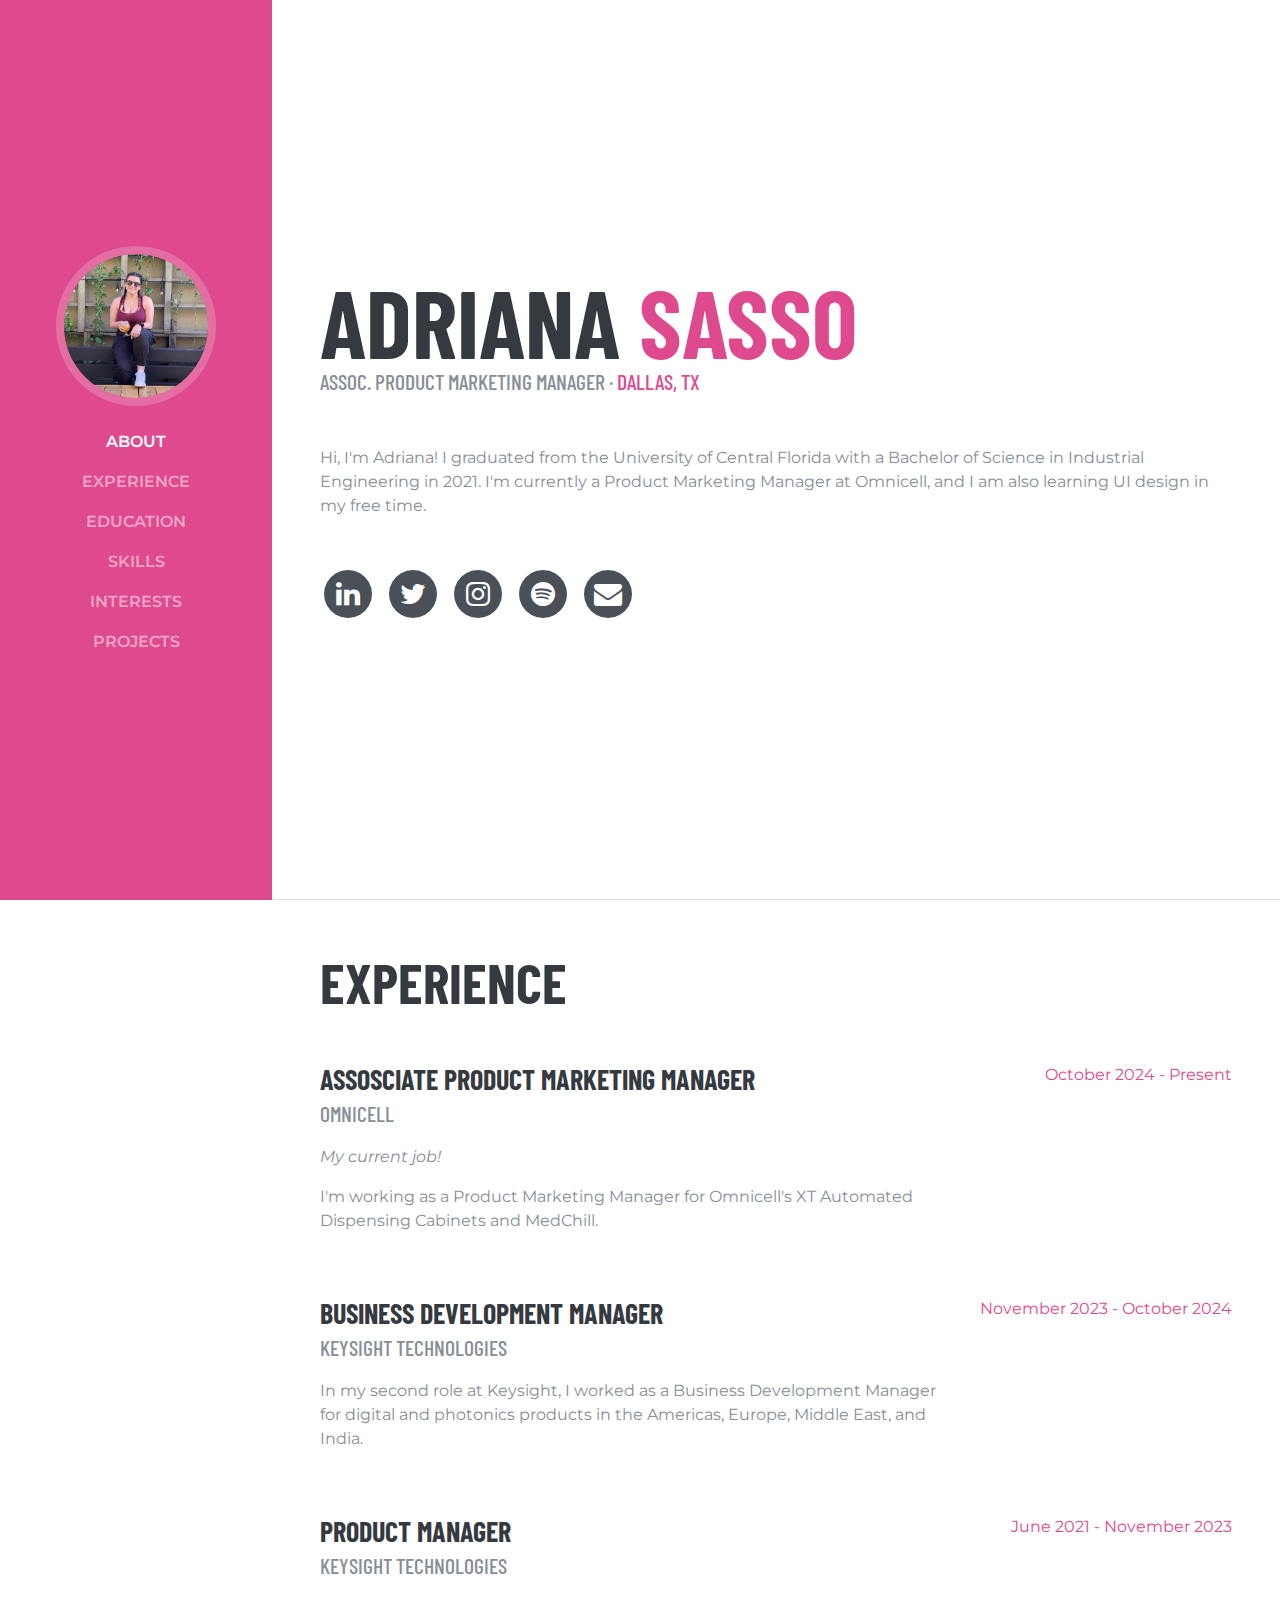
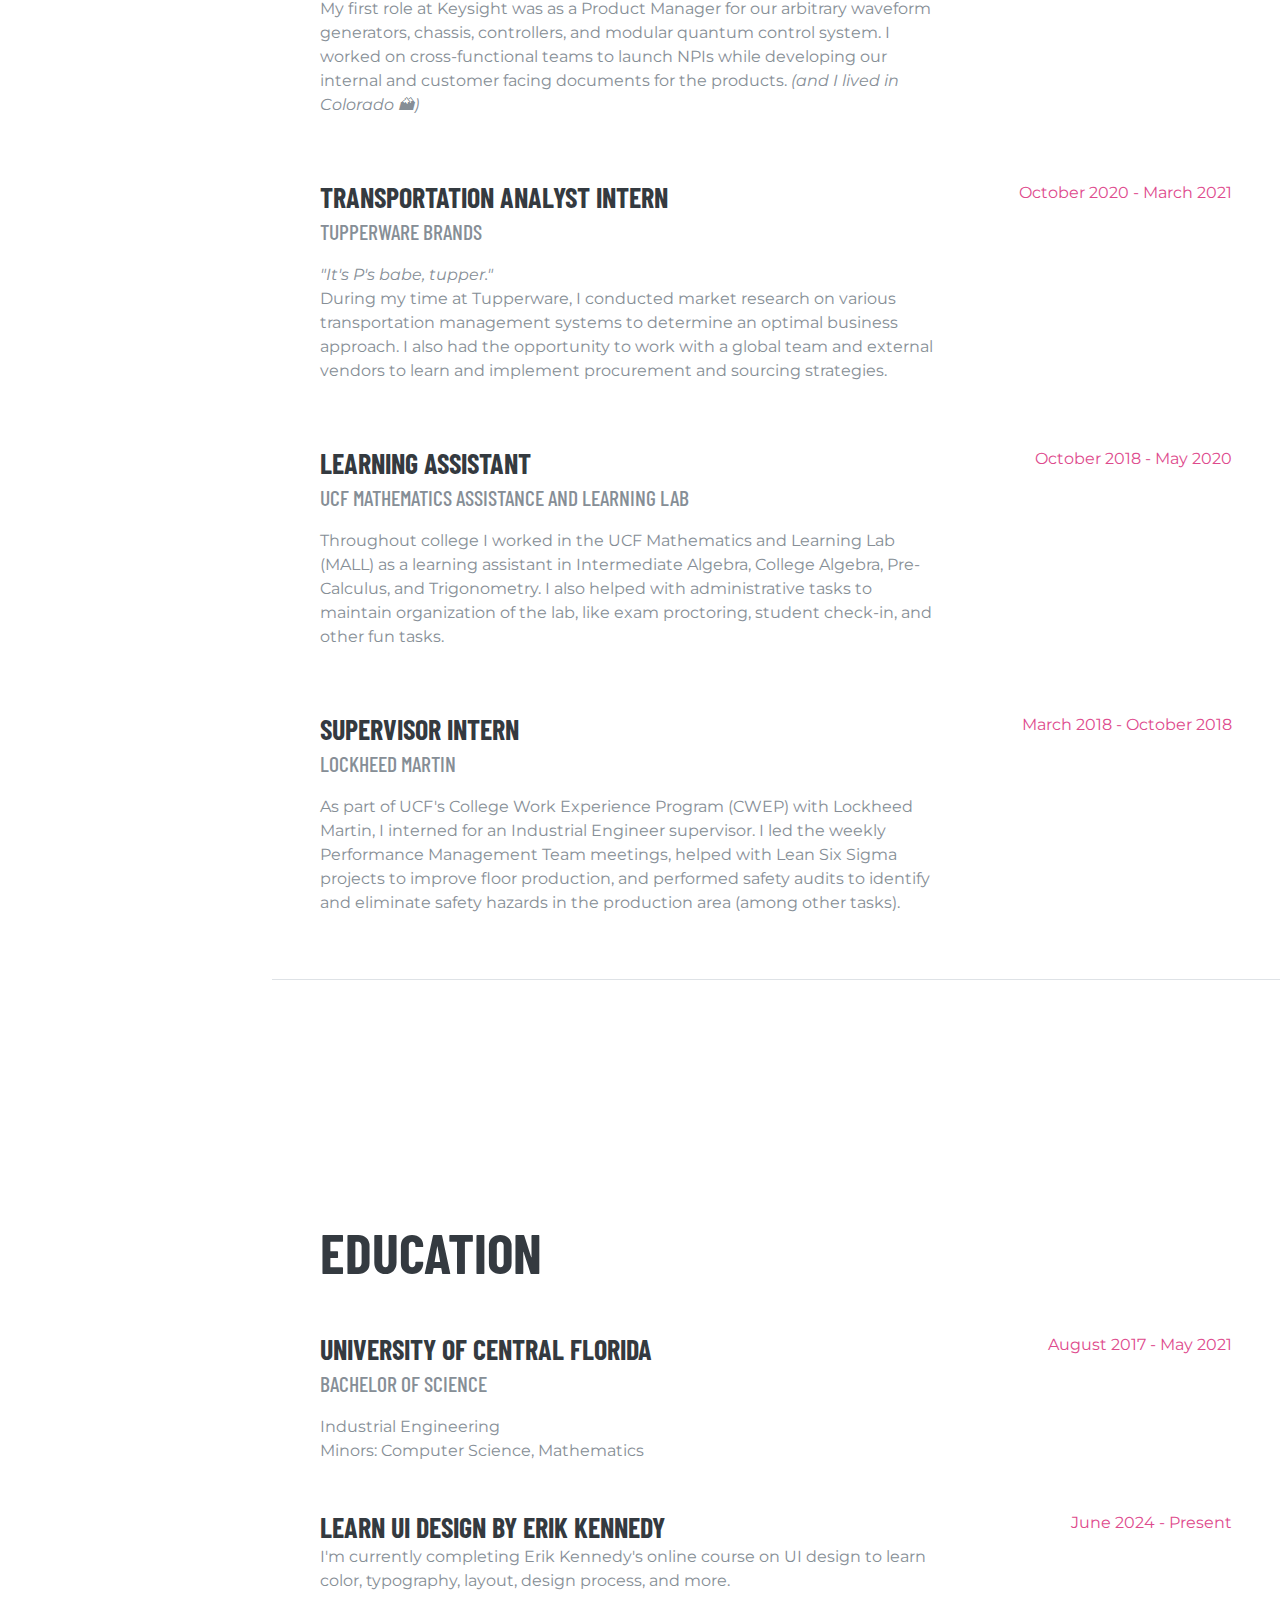
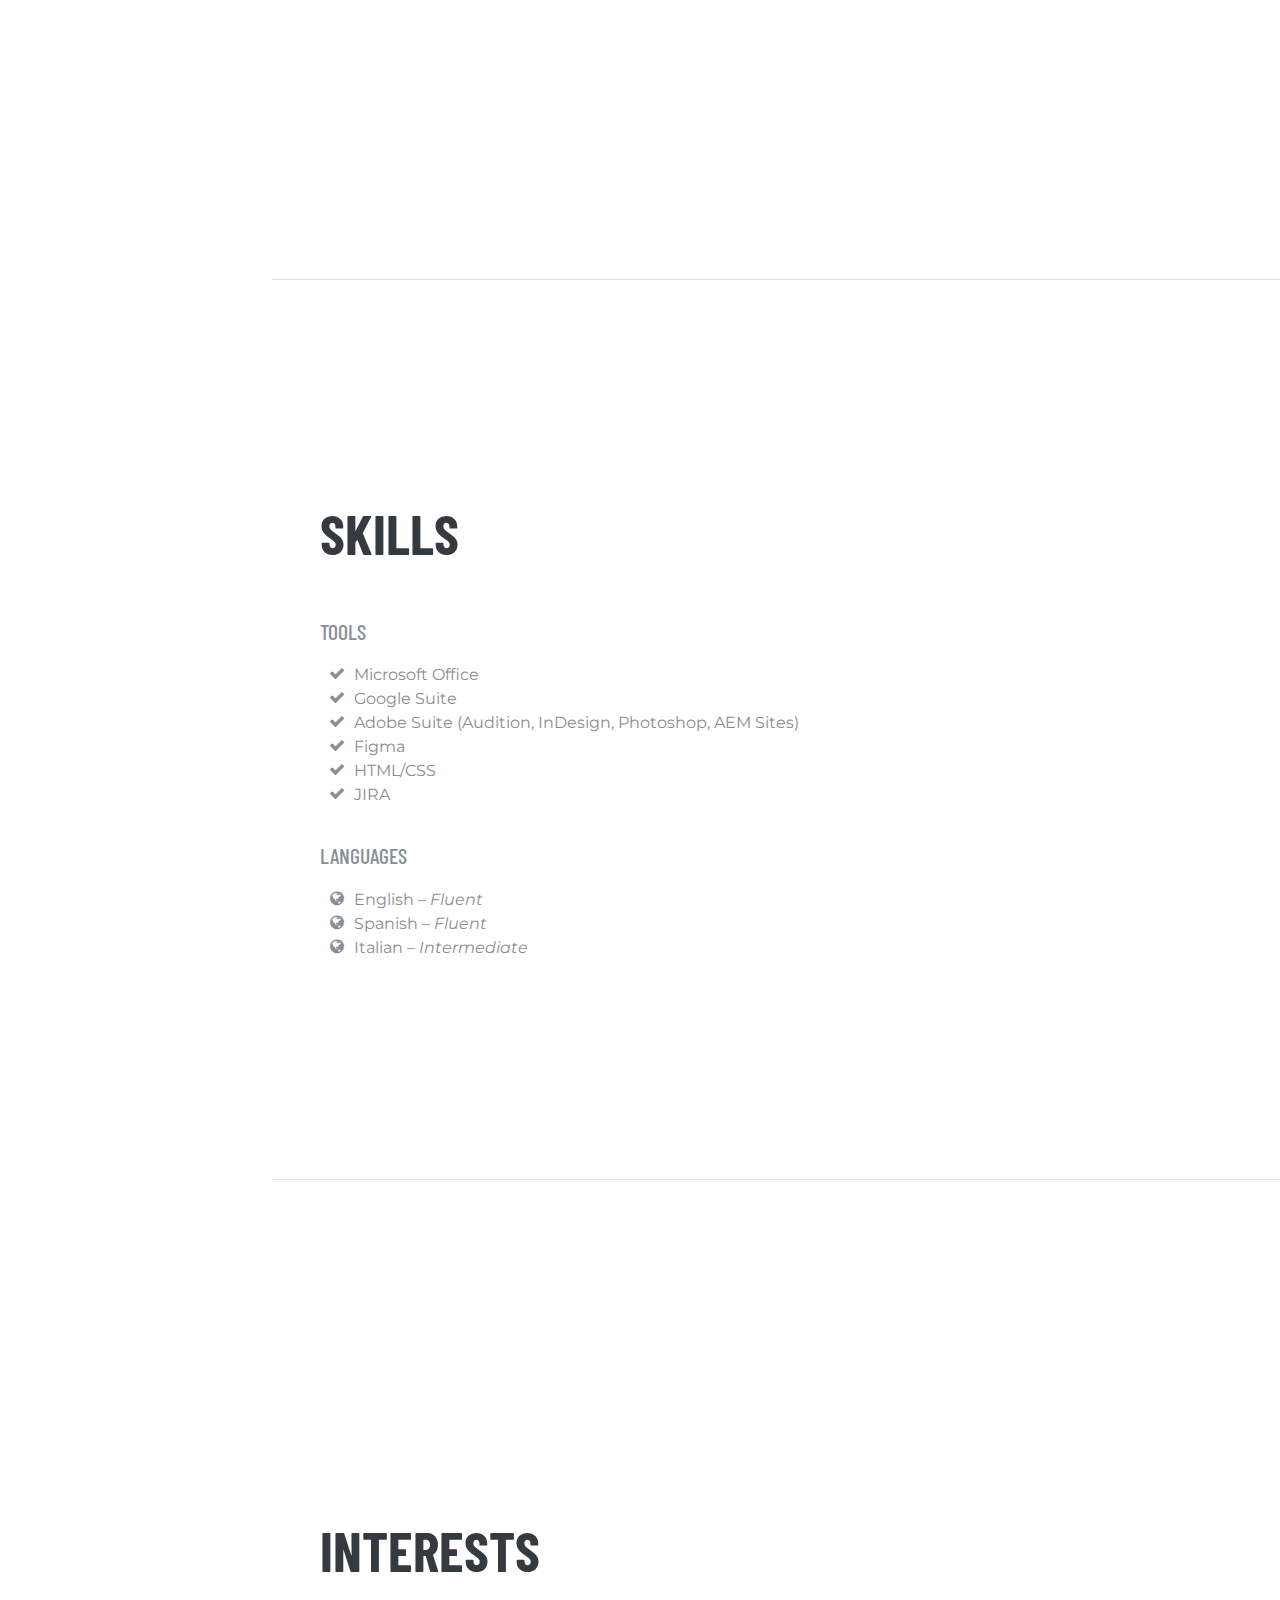
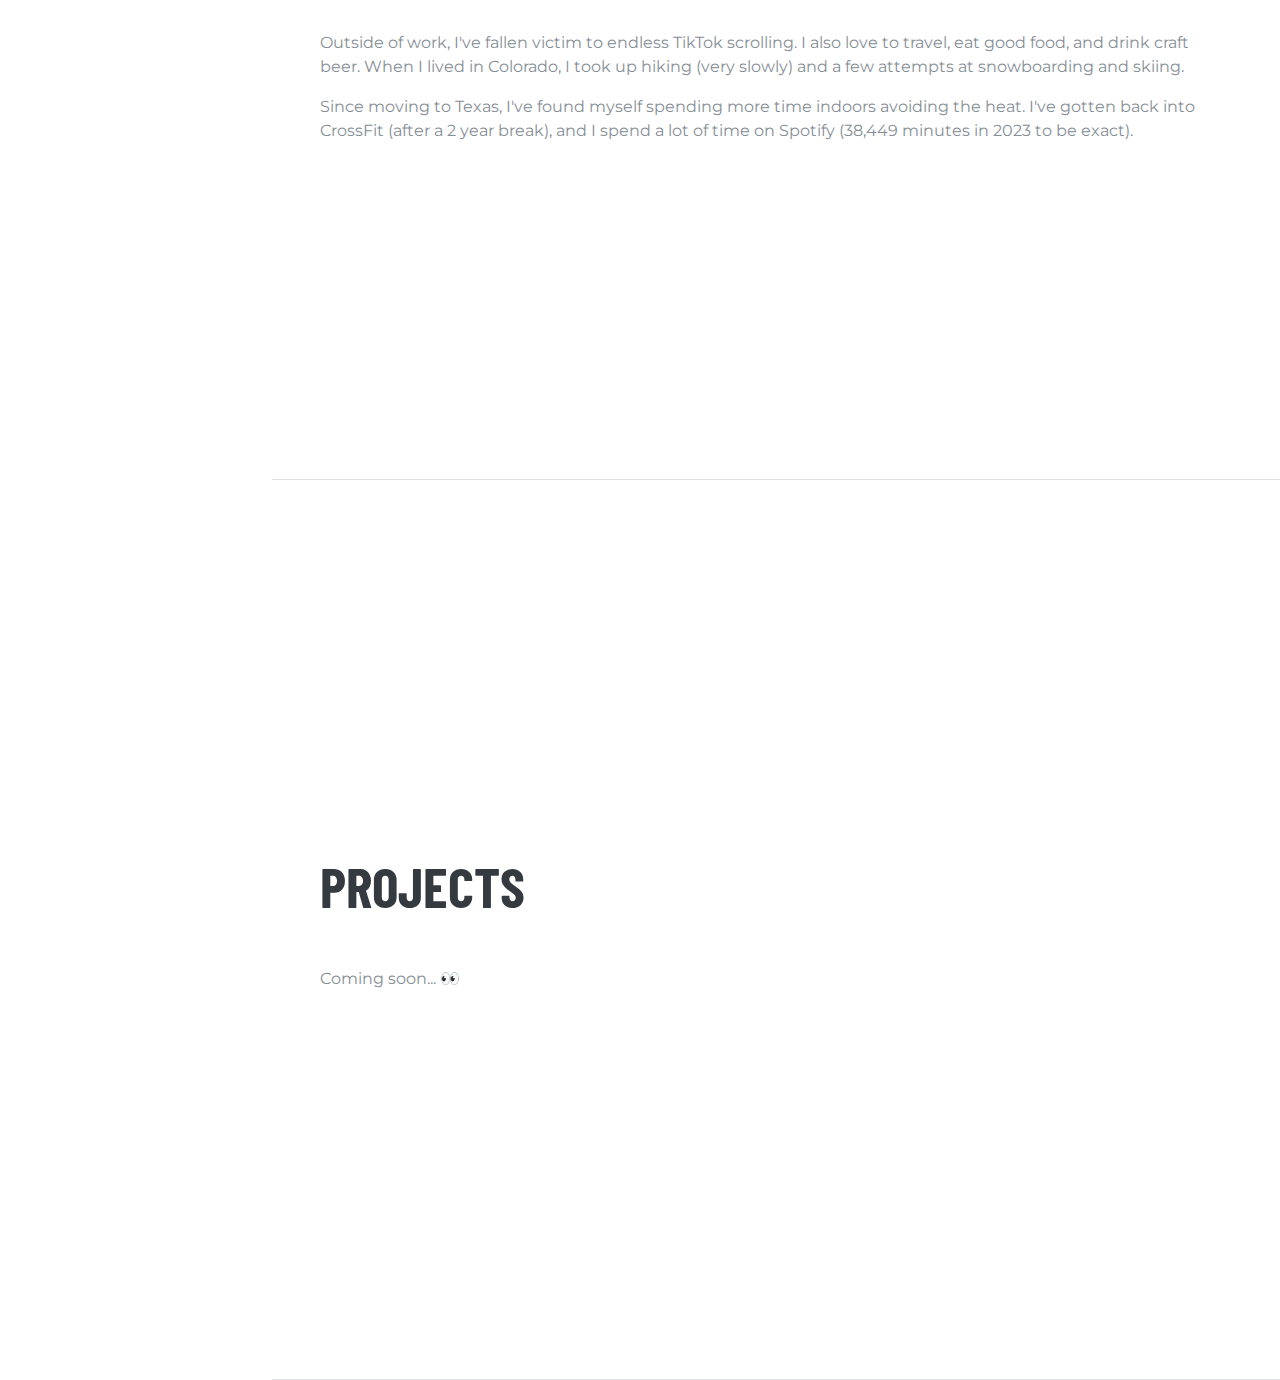
<file: index.html>
<!DOCTYPE html>
<html lang="en">

  <head>

    <meta charset="utf-8">
    <meta name="viewport" content="width=device-width, initial-scale=1, shrink-to-fit=no">
    <meta name="description" content="">
    <meta name="author" content="">

    <title>Adriana Sasso</title>

    <!-- Bootstrap core CSS -->
    <link href="vendor/bootstrap/css/bootstrap.min.css" rel="stylesheet">

    <!-- Custom fonts for this template -->
    <link href="https://fonts.googleapis.com/css?family=Saira+Extra+Condensed:100,200,300,400,500,600,700,800,900" rel="stylesheet">
    <link href="https://fonts.googleapis.com/css2?family=Barlow+Condensed:ital,wght@0,100;0,200;0,300;0,400;0,500;0,600;0,700;0,800;0,900;1,100;1,200;1,300;1,400;1,500;1,600;1,700;1,800;1,900" rel="stylesheet">
    <link href="https://fonts.googleapis.com/css2?family=Montserrat:ital,wght@0,100..900;1,100..900" rel="stylesheet">
    <link href="https://fonts.googleapis.com/css?family=Open+Sans:300,300i,400,400i,600,600i,700,700i,800,800i" rel="stylesheet">
    <link href="vendor/font-awesome/css/font-awesome.min.css" rel="stylesheet">
    <link href="vendor/devicons/css/devicons.min.css" rel="stylesheet">
    <link href="vendor/simple-line-icons/css/simple-line-icons.css" rel="stylesheet">

    <!-- Custom styles for this template -->
    <link href="css/resume.min.css" rel="stylesheet">

  </head>

  <body id="page-top">

    <nav class="navbar navbar-expand-lg navbar-dark bg-primary fixed-top" id="sideNav">
      <a class="navbar-brand js-scroll-trigger" href="#page-top">
        <!-- <span class="d-block d-lg-none">Adriana Sasso</span> -->
        <span class="d-none d-lg-block">
          <img class="img-fluid img-profile rounded-circle mx-auto mb-2" src="img/profile.png" alt="">
        </span>
      </a>
      <button class="navbar-toggler" type="button" data-toggle="collapse" data-target="#navbarSupportedContent" aria-controls="navbarSupportedContent" aria-expanded="false" aria-label="Toggle navigation">
        <span class="navbar-toggler-icon"></span>
      </button>
      <div class="collapse navbar-collapse" id="navbarSupportedContent">
        <ul class="navbar-nav">
          <li class="nav-item">
            <a class="nav-link js-scroll-trigger" href="#about">About</a>
          </li>
          <li class="nav-item">
            <a class="nav-link js-scroll-trigger" href="#experience">Experience</a>
          </li>
          <li class="nav-item">
            <a class="nav-link js-scroll-trigger" href="#education">Education</a>
          </li>
          <li class="nav-item">
            <a class="nav-link js-scroll-trigger" href="#skills">Skills</a>
          </li>
          <li class="nav-item">
            <a class="nav-link js-scroll-trigger" href="#interests">Interests</a>
          </li>
          <li class="nav-item">
            <a class="nav-link js-scroll-trigger" href="#projects">Projects</a>
          </li>
        </ul>
      </div>
    </nav>

    <div class="container-fluid p-0">

      <section class="resume-section p-3 p-lg-5 d-flex d-column" id="about">
        <div class="my-auto">
          <h1 class="mb-0">Adriana
            <span class="text-primary">Sasso</span>
          </h1>
          <div class="subheading mb-5">Assoc. Product Marketing Manager ·
            <span class="text-primary">Dallas, TX</span>
          </div>
          <p class="mb-5">Hi, I'm Adriana! I graduated from the University of Central Florida with a Bachelor of Science in Industrial Engineering in 2021. I'm currently a Product Marketing Manager at Omnicell, and I am also learning UI design in my free time.</p>
          
          <ul class="list-inline list-social-icons mb-0">
            <li class="list-inline-item">
              <a href="https://www.linkedin.com/in/adrianasasso">
                <span class="fa-stack fa-lg">
                  <i class="fa fa-circle fa-stack-2x"></i>
                  <i class="fa fa-linkedin fa-stack-1x fa-inverse"></i>
                </span>
              </a>
            </li>
            <li class="list-inline-item">
              <a href="http://twitter.com/adriana_sasso">
                <span class="fa-stack fa-lg">
                  <i class="fa fa-circle fa-stack-2x"></i>
                  <i class="fa fa-twitter fa-stack-1x fa-inverse"></i>
                </span>
              </a>
            </li>
            <li class="list-inline-item">
              <a href="http://instagram.com/adriana_sasso">
                <span class="fa-stack fa-lg">
                  <i class="fa fa-circle fa-stack-2x"></i>
                  <i class="fa fa-instagram fa-stack-1x fa-inverse"></i>
                </span>
              </a>
            </li>
            <li class="list-inline-item">
              <a href="https://open.spotify.com/user/adrianasasso?si=DtLlh0mQT4yIK_eTmx3GMw">
                <span class="fa-stack fa-lg">
                  <i class="fa fa-circle fa-stack-2x"></i>
                  <i class="fa fa-spotify fa-stack-1x fa-inverse"></i>
                </span>
              </a>
            </li>
            <li class="list-inline-item">
              <a href="mailto:adri.sasso98@gmail.com">
                <span class="fa-stack fa-lg">
                  <i class="fa fa-circle fa-stack-2x"></i>
                  <i class="fa fa-envelope fa-stack-1x fa-inverse"></i>
                </span>
              </a>
            </li>
          </ul>
        </div>
      </section>

      <section class="resume-section p-3 p-lg-5 d-flex flex-column" id="experience">
        <div class="my-auto">
          <h2 class="mb-5">Experience</h2>

          <div class="resume-item d-flex flex-column flex-md-row mb-5">
            <div class="resume-content mr-auto">
              <h3 class="mb-0">Assosciate Product Marketing Manager</h3>
              <div class="subheading mb-3">Omnicell</div>
              <p><i>My current job!</i></p>
              <p>I'm working as a Product Marketing Manager for Omnicell's XT Automated Dispensing Cabinets and MedChill.</p>
            </div>
            <div class="resume-date text-md-right">
              <span class="text-primary">October 2024 - Present</span>
            </div>
          </div>

          <div class="resume-item d-flex flex-column flex-md-row mb-5">
            <div class="resume-content mr-auto">
              <h3 class="mb-0">Business Development Manager</h3>
              <div class="subheading mb-3">Keysight Technologies</div>
              <p>In my second role at Keysight, I worked as a Business Development Manager for digital and photonics products in the Americas, Europe, Middle East, and India.</p>
            </div>
            <div class="resume-date text-md-right">
              <span class="text-primary">November 2023 - October 2024</span>
            </div>
          </div>

          <div class="resume-item d-flex flex-column flex-md-row mb-5">
            <div class="resume-content mr-auto">
              <h3 class="mb-0">Product Manager</h3>
              <div class="subheading mb-3">Keysight Technologies</div>
              <p>My first role at Keysight was as a Product Manager for our arbitrary waveform generators, chassis, controllers, and modular quantum control system.
                I worked on cross-functional teams to launch NPIs while developing our internal and customer facing documents for the products. <i>(and I lived in Colorado 🏔)</i></p>
            </div>
            <div class="resume-date text-md-right">
              <span class="text-primary">June 2021 - November 2023</span>
            </div>
          </div>

          <div class="resume-item d-flex flex-column flex-md-row mb-5">
            <div class="resume-content mr-auto">
              <h3 class="mb-0">Transportation Analyst Intern</h3>
              <div class="subheading mb-3">Tupperware Brands</div>
              <p><i>"It's P's babe, tupper."</i><br> During my time at Tupperware, I conducted market research on various transportation management systems to determine an optimal business approach. 
                I also had the opportunity to work with a global team and external vendors to learn and implement procurement and sourcing strategies.</p>
            </div>
            <div class="resume-date text-md-right">
              <span class="text-primary">October 2020 - March 2021</span>
            </div>
          </div>
          <div class="resume-item d-flex flex-column flex-md-row mb-5">
            <div class="resume-content mr-auto">
              <h3 class="mb-0">Learning Assistant</h3>
              <div class="subheading mb-3">UCF Mathematics Assistance and Learning Lab</div>
              <p>Throughout college I worked in the UCF Mathematics and Learning Lab (MALL) as a learning assistant in Intermediate Algebra, College Algebra, Pre-Calculus, and Trigonometry. 
                I also helped with administrative tasks to maintain organization of the lab, like exam proctoring, student check-in, and other fun tasks.</p>
            </div>
            <div class="resume-date text-md-right">
              <span class="text-primary">October 2018 - May 2020</span>
            </div>
          </div>
          <!--  -->
          <div class="resume-item d-flex flex-column flex-md-row">
            <div class="resume-content mr-auto">
              <h3 class="mb-0">Supervisor Intern</h3>
              <div class="subheading mb-3">Lockheed Martin</div>
              <p>As part of UCF's College Work Experience Program (CWEP) with Lockheed Martin, I interned for an Industrial Engineer supervisor. I led the weekly Performance Management Team meetings, 
                helped with Lean Six Sigma projects to improve floor production, and performed safety audits to identify and eliminate safety hazards in the production area (among other tasks).</p>
            </div>
            <div class="resume-date text-md-right">
              <span class="text-primary">March 2018 - October 2018</span>
            </div>
          </div>

        </div>

      </section>

      <section class="resume-section p-3 p-lg-5 d-flex flex-column" id="education">
        <div class="my-auto">
          <h2 class="mb-5">Education</h2>

          <div class="resume-item d-flex flex-column flex-md-row mb-5">
            <div class="resume-content mr-auto">
              <h3 class="mb-0">University of Central Florida </h3>
              <div class="subheading mb-3">Bachelor of Science</div>
              <div>Industrial Engineering</div>
              <div>Minors: Computer Science, Mathematics</div>
            </div>
            <div class="resume-date text-md-right">
              <span class="text-primary">August 2017 - May 2021</span>
            </div>
          </div>
          <div class="resume-item d-flex flex-column flex-md-row mb-5">
            <div class="resume-content mr-auto">
              <h3 class="mb-0">Learn UI Design by Erik Kennedy </h3>
              <div>I'm currently completing Erik Kennedy's online course on UI design to learn color, typography, layout, design process, and more.</div>
            </div>
            <div class="resume-date text-md-right">
              <span class="text-primary">June 2024 - Present</span>
            </div>
          </div>
        </div>
      </section>

      <section class="resume-section p-3 p-lg-5 d-flex flex-column" id="skills">
        <div class="my-auto">
          <h2 class="mb-5">Skills</h2>

          <div class="subheading mb-3">Tools</div>
          <ul class="fa-ul mb-0">
            <li>
              <i class="fa-li fa fa-check"></i>Microsoft Office</li>
            <li>
              <i class="fa-li fa fa-check"></i>Google Suite</li>
            <li>
              <i class="fa-li fa fa-check"></i>Adobe Suite (Audition, InDesign, Photoshop, AEM Sites)</li>
            <li>
              <i class="fa-li fa fa-check"></i>Figma</li>
            <li>
              <i class="fa-li fa fa-check"></i>HTML/CSS</li>
            <li>
              <i class="fa-li fa fa-check"></i>JIRA</li>
            </ul>

          <div class="subheading mb-3"></br>Languages</div>
          <ul class="fa-ul mb-0">
            <li>
              <i class="fa-li fa fa-globe"></i>English – <i>Fluent</i></li>
            <li>
              <i class="fa-li fa fa-globe"></i> Spanish – <i>Fluent</i></li>
            <li>
              <i class="fa-li fa fa-globe"></i>Italian – <i>Intermediate</i> </li>
          </ul>

        </div>
      </section>

      <section class="resume-section p-3 p-lg-5 d-flex flex-column" id="interests">
        <div class="my-auto">
          <h2 class="mb-5">Interests</h2>
          <p>Outside of work, I've fallen victim to endless TikTok scrolling. I also love to travel, eat good food, and drink craft beer. When I lived in Colorado, I took up hiking (very slowly) and a few attempts at snowboarding and skiing.</p>
          <p class="mb-0">Since moving to Texas, I've found myself spending more time indoors avoiding the heat. I've gotten back into CrossFit (after a 2 year break), and I spend a lot of time on Spotify (38,449 minutes in 2023 to be exact).</p>
        </div>
      </section>

      <section class="resume-section p-3 p-lg-5 d-flex flex-column" id="projects">
        <div class="my-auto">
          <h2 class="mb-5">Projects</h2>
          <p>Coming soon... 👀</p>
        </div>
      </section>
    </div>

    <!-- Bootstrap core JavaScript -->
    <script src="vendor/jquery/jquery.min.js"></script>
    <script src="vendor/bootstrap/js/bootstrap.bundle.min.js"></script>

    <!-- Plugin JavaScript -->
    <script src="vendor/jquery-easing/jquery.easing.min.js"></script>

    <!-- Custom scripts for this template -->
    <script src="js/resume.min.js"></script>

  </body>

</html>
</file>
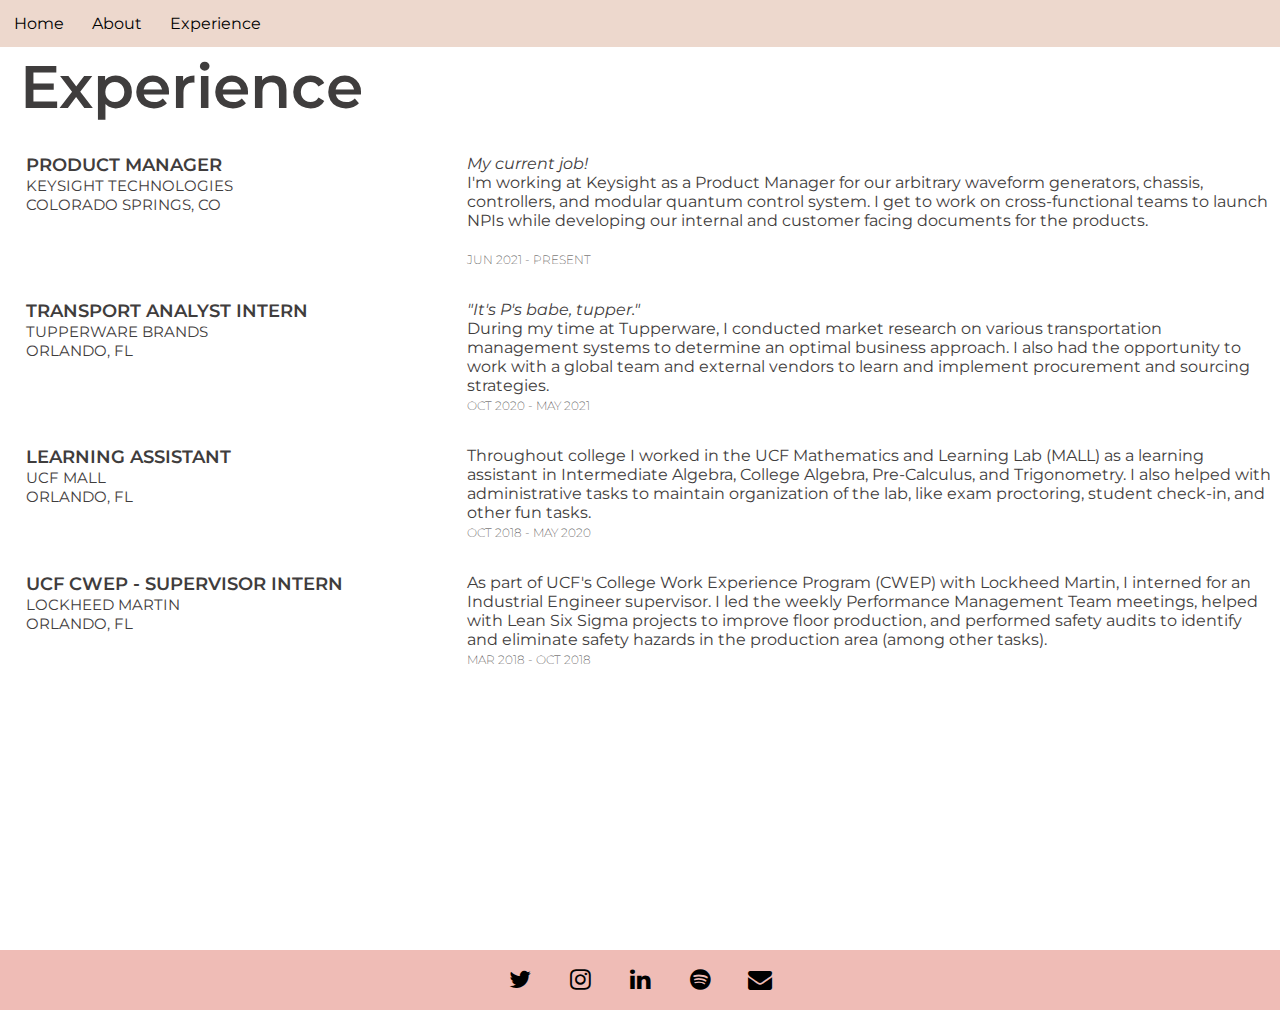
<file: experience.html>
<!DOCTYPE html>
<html>
  <head>
    <meta charset="utf-8" />
    <meta name="viewport" content="width=device-width, initial-scale=1" />
    <title>Adriana Sasso</title>
    <link href="css/exp-style.css" rel="stylesheet" />
    <link rel="stylesheet" href="https://maxcdn.bootstrapcdn.com/font-awesome/4.4.0/css/font-awesome.min.css">
  </head>
  <body>
    <nav>
      <div class="nav">
        <a href="index.html">Home</a>
        <a href="index.html#about">About</a>
        <a href="experience.html">Experience</a>
      </div>
    </nav>

    <section id="experience">
      <h1>Experience</h1>
      <table>
        <col width="35%" />
        <tr>
          <td>
            <span class="job">Product Manager</span><br/>
            <span class="company">Keysight Technologies<br>Colorado Springs, CO</span>
          </td>
          <td>
            <i>My current job!</i><br> I'm working at Keysight as a Product Manager for our arbitrary waveform generators, chassis, controllers, and modular quantum control system.
            I get to work on cross-functional teams to launch NPIs while developing our internal and customer facing documents for the products. <br>
            <br/><span class="dates">Jun 2021 - Present</span></td>
        </tr>
        <tr>
          <td>
            <span class="job"> Transport Analyst Intern</span><br/>
            <span class="company">Tupperware Brands<br>Orlando, FL</span>
          </td>
          <td>
            <i>"It's P's babe, tupper."</i><br> During my time at Tupperware, I conducted market research on various transportation management systems to determine an optimal business approach. 
            I also had the opportunity to work with a global team and external vendors to learn and implement procurement and sourcing strategies.<br /><span class="dates">Oct 2020 - May 2021</span></td>
        </tr>
        <tr>
          <td>
            <span class="job">Learning Assistant</span><br />
            <span class="company">UCF MALL<br>Orlando, FL</span>
          </td>
          <td>
            Throughout college I worked in the UCF Mathematics and Learning Lab (MALL) as a learning assistant in Intermediate Algebra, College Algebra, Pre-Calculus, and Trigonometry. 
            I also helped with administrative tasks to maintain organization of the lab, like exam proctoring, student check-in, and other fun tasks.<br/>
            <span class="dates">Oct 2018 - May 2020</span></td>
        </tr>
        <tr>
          <td>
            <span class="job">UCF CWEP - Supervisor Intern</span><br/>
            <span class="company">Lockheed Martin<br>Orlando, FL</span>
          </td>
          <td>
            As part of UCF's College Work Experience Program (CWEP) with Lockheed Martin, I interned for an Industrial Engineer supervisor. I led the weekly Performance Management Team meetings, 
            helped with Lean Six Sigma projects to improve floor production, and performed safety audits to identify and eliminate safety hazards in the production area (among other tasks).<br/>
            <span class="dates">Mar 2018 - Oct 2018</span>
          </td>
        </tr>
      </table>
    </section>
  </body>
  <footer>
    <div class="icons">
      <a href="http://twitter.com/adriana_sasso" target="_blank"><i class="fa fa-twitter"></i></a>
      <a href="http://instagram.com/adriana_sasso" target="_blank"><i class="fa fa-instagram"></i></a>
      <a href="https://www.linkedin.com/in/adrianasasso" target="_blank"><i class="fa fa-linkedin"></i></a>
      <a href="https://open.spotify.com/user/adrianasasso?si=DtLlh0mQT4yIK_eTmx3GMw" target="_blank"><i class="fa fa-spotify"></i></a>
      <a href="mailto:adri.sasso98@gmail.com" target="_blank"><i class="fa fa-envelope"></i></a>
    </div>
  </footer>
</html>
</file>
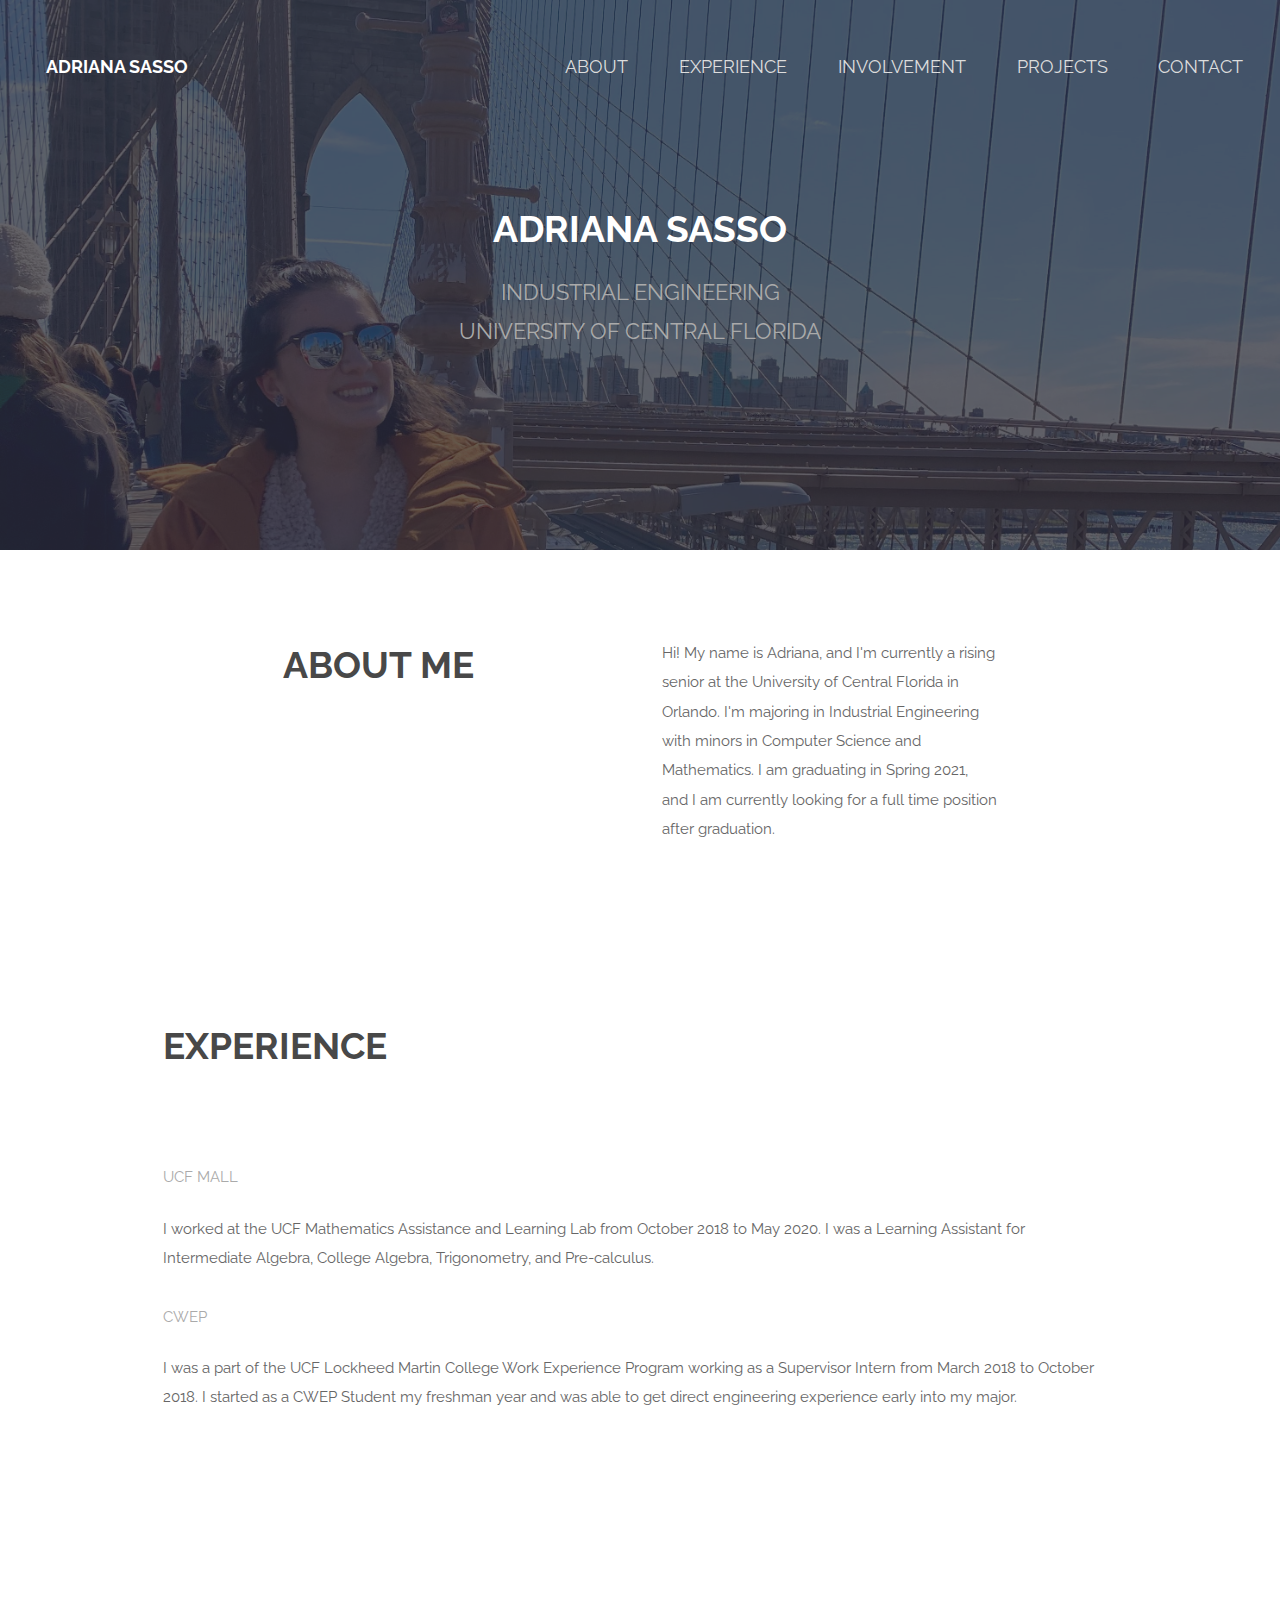
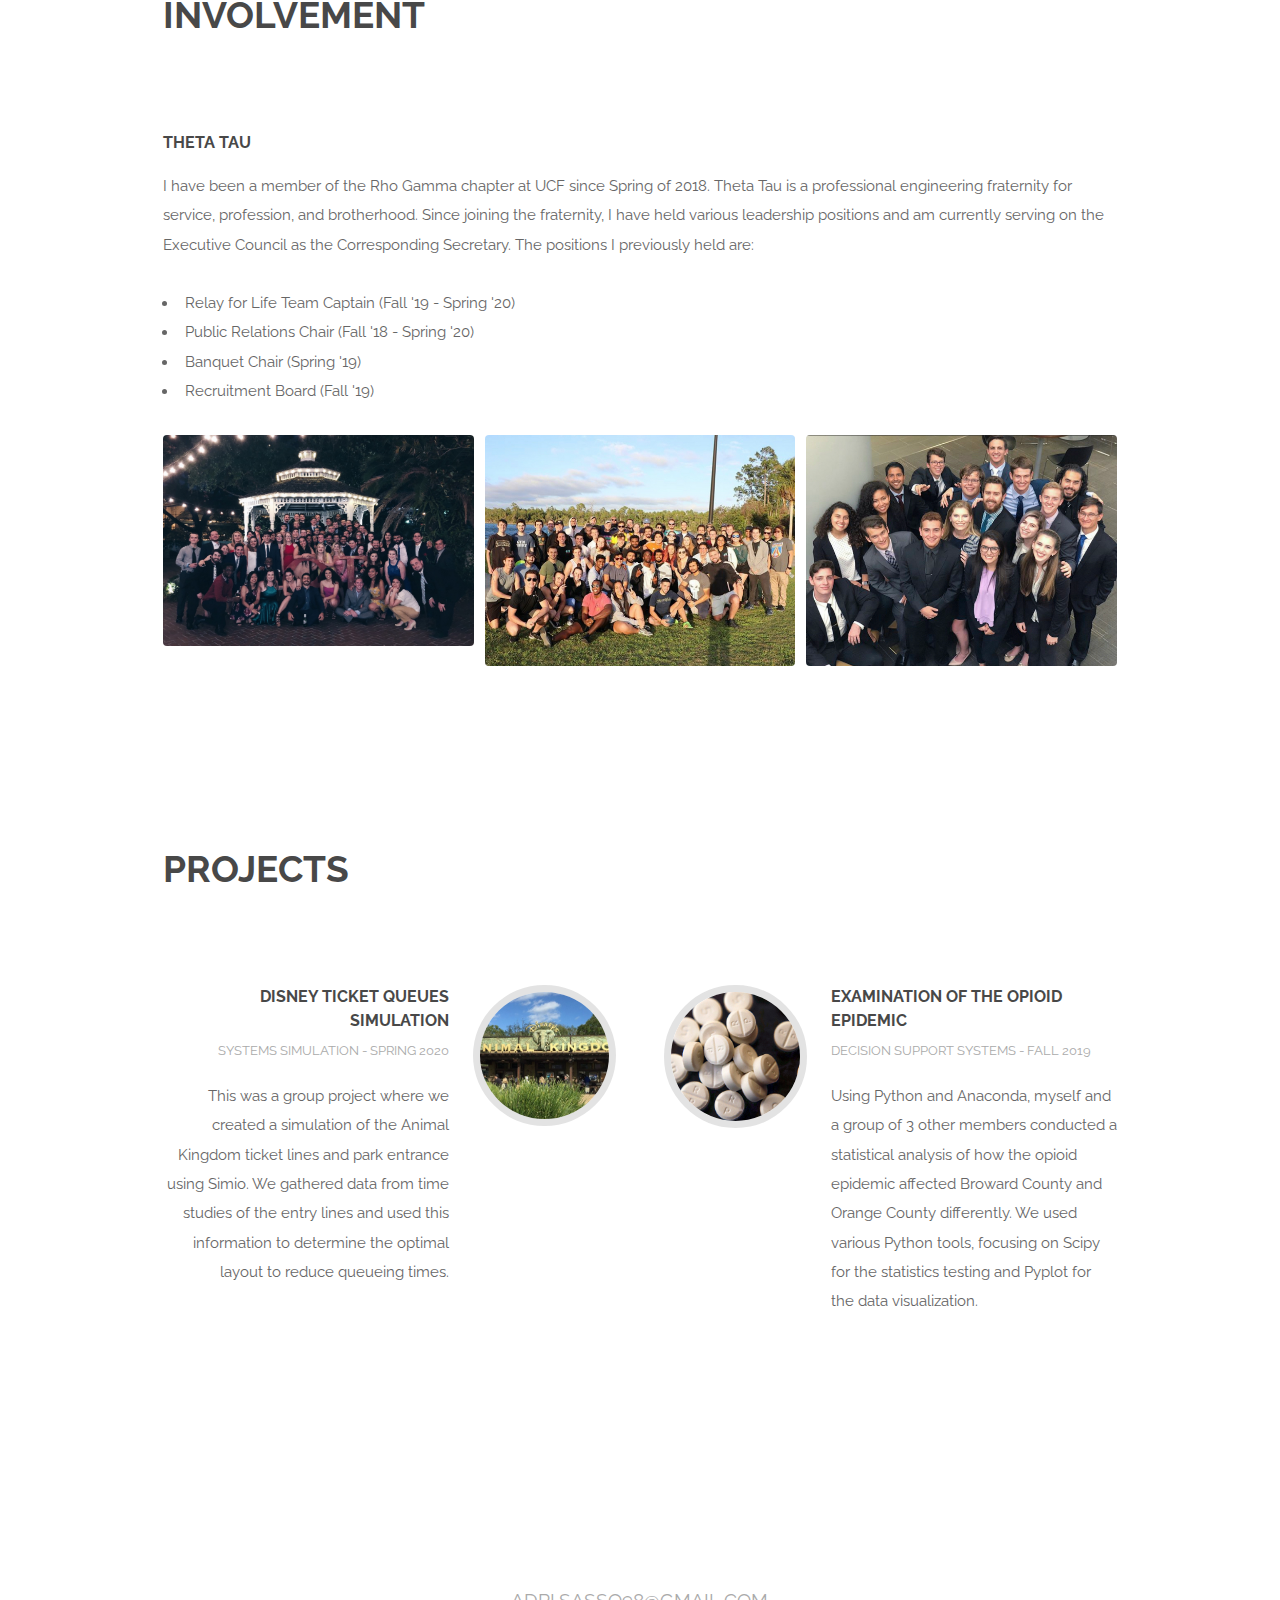
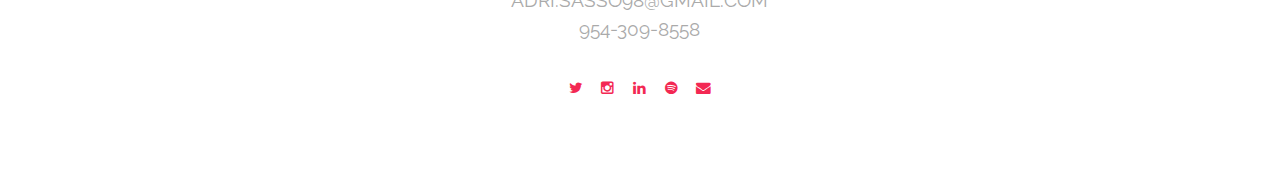
<file: index-old.html>
<!DOCTYPE HTML>
<!--
	Spatial by TEMPLATED
	templated.co @templatedco
	Released for free under the Creative Commons Attribution 3.0 license (templated.co/license)
-->
<html>
	<head>
		<title>Adriana Sasso</title>
		<meta charset="utf-8" />
		<meta name="viewport" content="width=device-width, initial-scale=1" />
		<link rel="stylesheet" href="assets/css/main.css" />
	</head>
	<body class="landing">

		<!-- Header -->
			<header id="header" class="alt">
				<h1><strong><a href="#banner">Adriana Sasso</a></strong></h1>
				<nav id="nav">
					<ul>
						<li><a href="#about">About</a></li>
						<li><a href="#experience">Experience</a></li>
                        <li><a href="#involvement">Involvement</a></li>
                        <li><a href="#projects">Projects</a></li>
                        <li><a href="#contact">Contact</a></li>
					</ul>
				</nav>
			</header>

			<a href="#menu" class="navPanelToggle"><span class="fa fa-bars"></span></a>

		<!-- Banner -->
			<section id="banner">
				<h2>Adriana Sasso</h2>
				<p>Industrial Engineering<br> University of Central Florida</p>
                <!--
				<ul class="actions">
					<li><a href="#about" class="button">Explore</a></li>
				</ul>
                -->
			</section>

			<!-- About -->
				<section id="about" class="wrapper style1">
					<div class="container 75%">
						<div class="row 200%">
							<div class="6u 12u$(medium)">
								<header class="major">
									<h2>About Me</h2>
								</header>
							</div>
							<div class="6u$ 12u$(medium)">
								<p>Hi! My name is Adriana, and I'm currently a rising senior at the University of Central Florida in Orlando. I'm majoring in Industrial Engineering with minors in Computer Science and Mathematics. I am graduating in Spring 2021, and I am currently looking for a full time position after graduation.</p>
							</div>
						</div>
					</div>
				</section>
        
                <!-- Experience -->
                <section id="experience" class="wrapper">
				<div class="container">
					<header class="major special">
						<h2>Experience</h2>
					</header>

					<!-- Text -->
						<section>
							<header>
								<p>UCF MALL</p>
							</header>
							<p>I worked at the UCF Mathematics Assistance and Learning Lab from October 2018 to May 2020. I was a Learning Assistant for Intermediate Algebra, College Algebra, Trigonometry, and Pre-calculus.</p>

							<header>
								<p>CWEP</p>
							</header>
							<p>I was a part of the UCF Lockheed Martin College Work Experience Program working as a Supervisor Intern from March 2018 to October 2018. I started as a CWEP Student my freshman year and was able to get direct engineering experience early into my major. </p>
                            </section>
				</div>
				</section>

			<!-- Involvement --->
				<section id="involvement" class="wrapper">
					<div class="container">
						<header class="major">
							<h2>Involvement</h2>
						</header>
                        <h4>Theta Tau</h4>
                        <p>I have been a member of the Rho Gamma chapter at UCF since Spring of 2018. Theta Tau is a professional engineering fraternity for service, profession, and brotherhood. Since joining the fraternity, I have held various leadership positions and am currently serving on the Executive Council as the Corresponding Secretary. The positions I previously held are:
                        <ul>
				            <li>Relay for Life Team Captain (Fall '19 - Spring '20)</li>
                            <li>Public Relations Chair (Fall '18 - Spring '20)</li>
                            <li>Banquet Chair (Spring '19)</li>
                            <li>Recruitment Board (Fall '19)</li>
				        </ul>
                        <div class="box alt">
								<div class="row 50% uniform">
									<div class="4u"><span class="image fit"><img src="images/banquet.jpg" alt="" /></span></div>
									<div class="4u"><span class="image fit"><img src="images/ot.jpg" alt="" /></span></div>
									<div class="4u$"><span class="image fit"><img src="images/omegas.jpg" alt="" /></span></div>
								</div>
							</div>
					</div>
				</section>
            
        
        
			<!-- Projects -->
				<section id="projects" class="wrapper style1">
					<div class="container">
						<header class="major special">
							<h2>Projects</h2>
						</header>
						<div class="feature-grid">
							<div class="feature">
								<div class="image rounded"><img src="images/ak.jpg" alt="" /></div>
								<div class="content">
									<header>
										<h4>Disney Ticket Queues Simulation</h4>
										<p>Systems Simulation - Spring 2020</p>
									</header>
									<p>This was a group project where we created a simulation of the Animal Kingdom ticket lines and park entrance using Simio. We gathered data from time studies of the entry lines and used this information to determine the optimal layout to reduce queueing times.</p>
								</div>
							</div>
							<div class="feature">
								<div class="image rounded"><img src="images/op.jpg" alt="" /></div>
								<div class="content">
									<header>
										<h4>Examination of the Opioid Epidemic</h4>
										<p>Decision Support Systems - Fall 2019</p>
									</header>
									<p>Using Python and Anaconda, myself and a group of 3 other members conducted a statistical analysis of how the opioid epidemic affected Broward County and Orange County differently. We used various Python tools, focusing on Scipy for the statistics testing and Pyplot for the data visualization.</p>
								</div>
							</div>
						</div>
					</div>
				</section>

			<!-- Four -->
				<section id="contact" class="wrapper style3 special">
					<div class="container">
						<header class="major">
							<h2>Contact me</h2>
							<p>adri.sasso98@gmail.com</p>
                            <p>954-309-8558</p>
						</header>
					</div>
                    <div class="container">
					<ul class="icons">
						<li><a href="http://twitter.com/adriana_sasso" target="_blank"><i class="fa fa-twitter"></i></a></li>
						<li><a href="http://instagram.com/adriana_sasso" target="_blank"><i class="fa fa-instagram"></i></a></li>
						<li><a href="https://www.linkedin.com/in/adrianasasso" target="_blank"><i class="fa fa-linkedin"></i></a></li>
                        <li><a href="https://open.spotify.com/user/adrianasasso?si=DtLlh0mQT4yIK_eTmx3GMw"><i class="fa fa-spotify"></i></a></li>
                        <li><a href="mailto:adri.sasso98@gmail.com" target="_blank"><i class="fa fa-envelope"></i></a></li>
					</ul>
				</div>
				</section>

		<!-- Footer
			<footer id="footer">
				<div class="container">
					<ul class="icons">
						<li><a href="http://twitter.com/adriana_sasso" target="_blank"><i class="fa fa-twitter"></i></a></li>
						<li><a href="http://instagram.com/adriana_sasso" target="_blank"><i class="fa fa-instagram"></i></a></li>
						<li><a href="https://www.linkedin.com/in/adrianasasso" target="_blank"><i class="fa fa-linkedin"></i></a></li>
                        <li><a href="https://open.spotify.com/user/adrianasasso?si=DtLlh0mQT4yIK_eTmx3GMw"><i class="fa fa-spotify"></i></a></li>
                        <li><a href="mailto:adri.sasso98@gmail.com" target="_blank"><i class="fa fa-envelope"></i></a></li>
					</ul>
				</div>
			</footer>
        -->

		<!-- Scripts -->
			<script src="assets/js/jquery.min.js"></script>
			<script src="assets/js/skel.min.js"></script>
			<script src="assets/js/util.js"></script>
			<script src="assets/js/main.js"></script>

	</body>
</html>
</file>
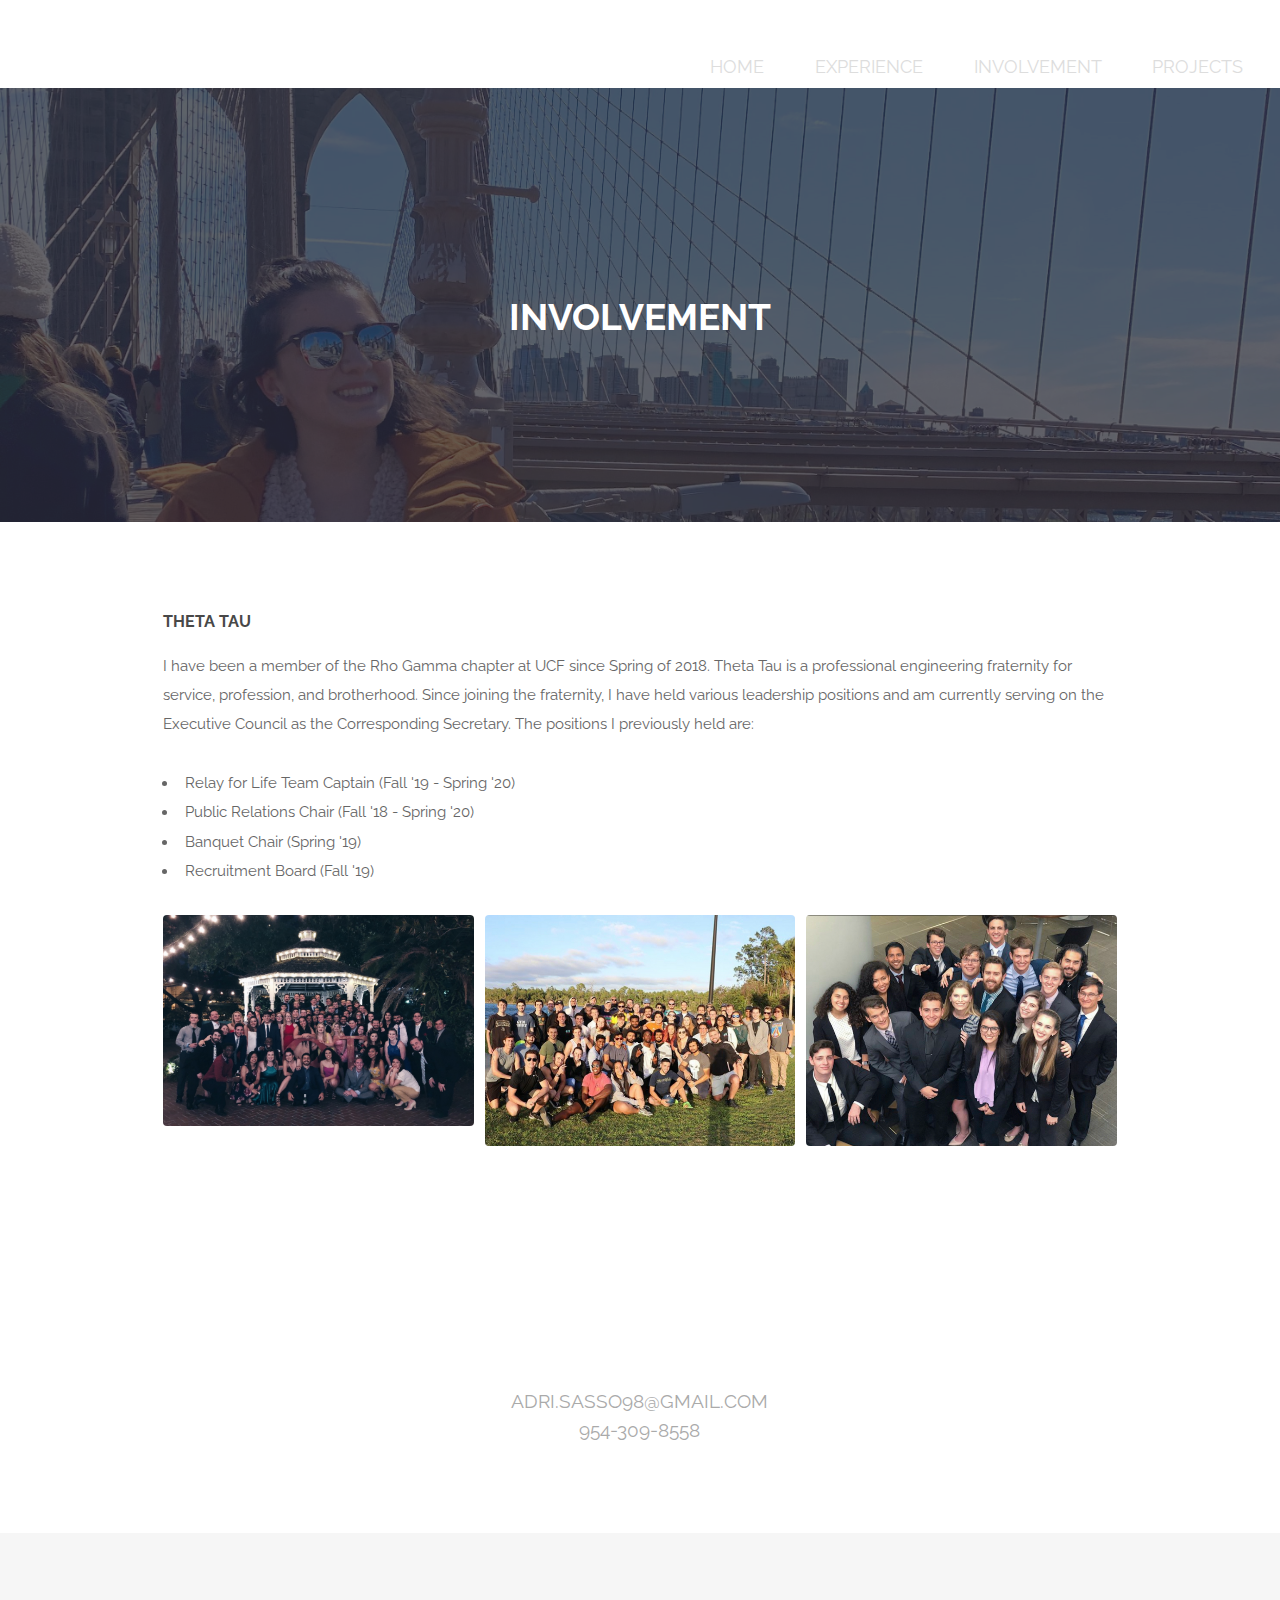
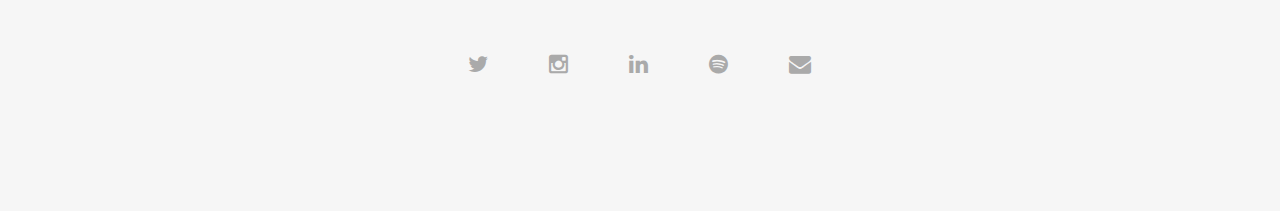
<file: involvement.html>
<!DOCTYPE HTML>
<!--
	Spatial by TEMPLATED
	templated.co @templatedco
	Released for free under the Creative Commons Attribution 3.0 license (templated.co/license)
-->
<html>
	<head>
		<title>Adriana Sasso</title>
		<meta charset="utf-8" />
		<meta name="viewport" content="width=device-width, initial-scale=1" />
		<link rel="stylesheet" href="assets/css/main.css" />
	</head>
	<body>

        <!-- Header -->
			<header id="header" class="alt">
				<h1><strong><a href="index.html">Adriana Sasso</a></strong></h1>
				<nav id="nav">
					<ul>
						<li><a href="index.html">Home</a></li>
						<li><a href="experience.html">Experience</a></li>
                        <li><a href="involvement.html">Involvement</a></li>
                        <li><a href="projects.html">Projects</a></li>
					</ul>
				</nav>
			</header>
        

			<a href="#menu" class="navPanelToggle"><span class="fa fa-bars"></span></a>
        
        <!-- Banner -->
			<section id="banner">
				<h2>Involvement</h2>
			</section>

			<!-- Involvement --->
				<section id="involvement" class="wrapper">
					<div class="container">
                        <h4>Theta Tau</h4>
                        <p>I have been a member of the Rho Gamma chapter at UCF since Spring of 2018. Theta Tau is a professional engineering fraternity for service, profession, and brotherhood. Since joining the fraternity, I have held various leadership positions and am currently serving on the Executive Council as the Corresponding Secretary. The positions I previously held are:
                        <ul>
				            <li>Relay for Life Team Captain (Fall '19 - Spring '20)</li>
                            <li>Public Relations Chair (Fall '18 - Spring '20)</li>
                            <li>Banquet Chair (Spring '19)</li>
                            <li>Recruitment Board (Fall '19)</li>
				        </ul>
                        <div class="box alt">
								<div class="row 50% uniform">
									<div class="4u"><span class="image fit"><img src="images/banquet.jpg" alt="" /></span></div>
									<div class="4u"><span class="image fit"><img src="images/ot.jpg" alt="" /></span></div>
									<div class="4u$"><span class="image fit"><img src="images/omegas.jpg" alt="" /></span></div>
								</div>
							</div>
					</div>
				</section>
        
        <!-- Contact -->
				<section id="contact" class="wrapper style3 special">
					<div class="container">
						<header class="major">
							<h2>Contact me</h2>
							<p>adri.sasso98@gmail.com</p>
                            <p>954-309-8558</p>
						</header>
					</div>
				</section>

		<!-- Footer -->
			<footer id="footer">
				<div class="container">
					<ul class="icons">
						<li><a href="http://twitter.com/adriana_sasso" target="_blank"><i class="fa fa-twitter"></i></a></li>
						<li><a href="http://instagram.com/adriana_sasso" target="_blank"><i class="fa fa-instagram"></i></a></li>
						<li><a href="https://www.linkedin.com/in/adrianasasso" target="_blank"><i class="fa fa-linkedin"></i></a></li>
                        <li><a href="https://open.spotify.com/user/adrianasasso?si=DtLlh0mQT4yIK_eTmx3GMw" target="_blank"><i class="fa fa-spotify"></i></a></li>
                        <li><a href="mailto:adri.sasso98@gmail.com" target="_blank"><i class="fa fa-envelope"></i></a></li>
					</ul>
				</div>
			</footer>

		<!-- Scripts -->
			<script src="assets/js/jquery.min.js"></script>
			<script src="assets/js/skel.min.js"></script>
			<script src="assets/js/util.js"></script>
			<script src="assets/js/main.js"></script>

	</body>
</html>
</file>
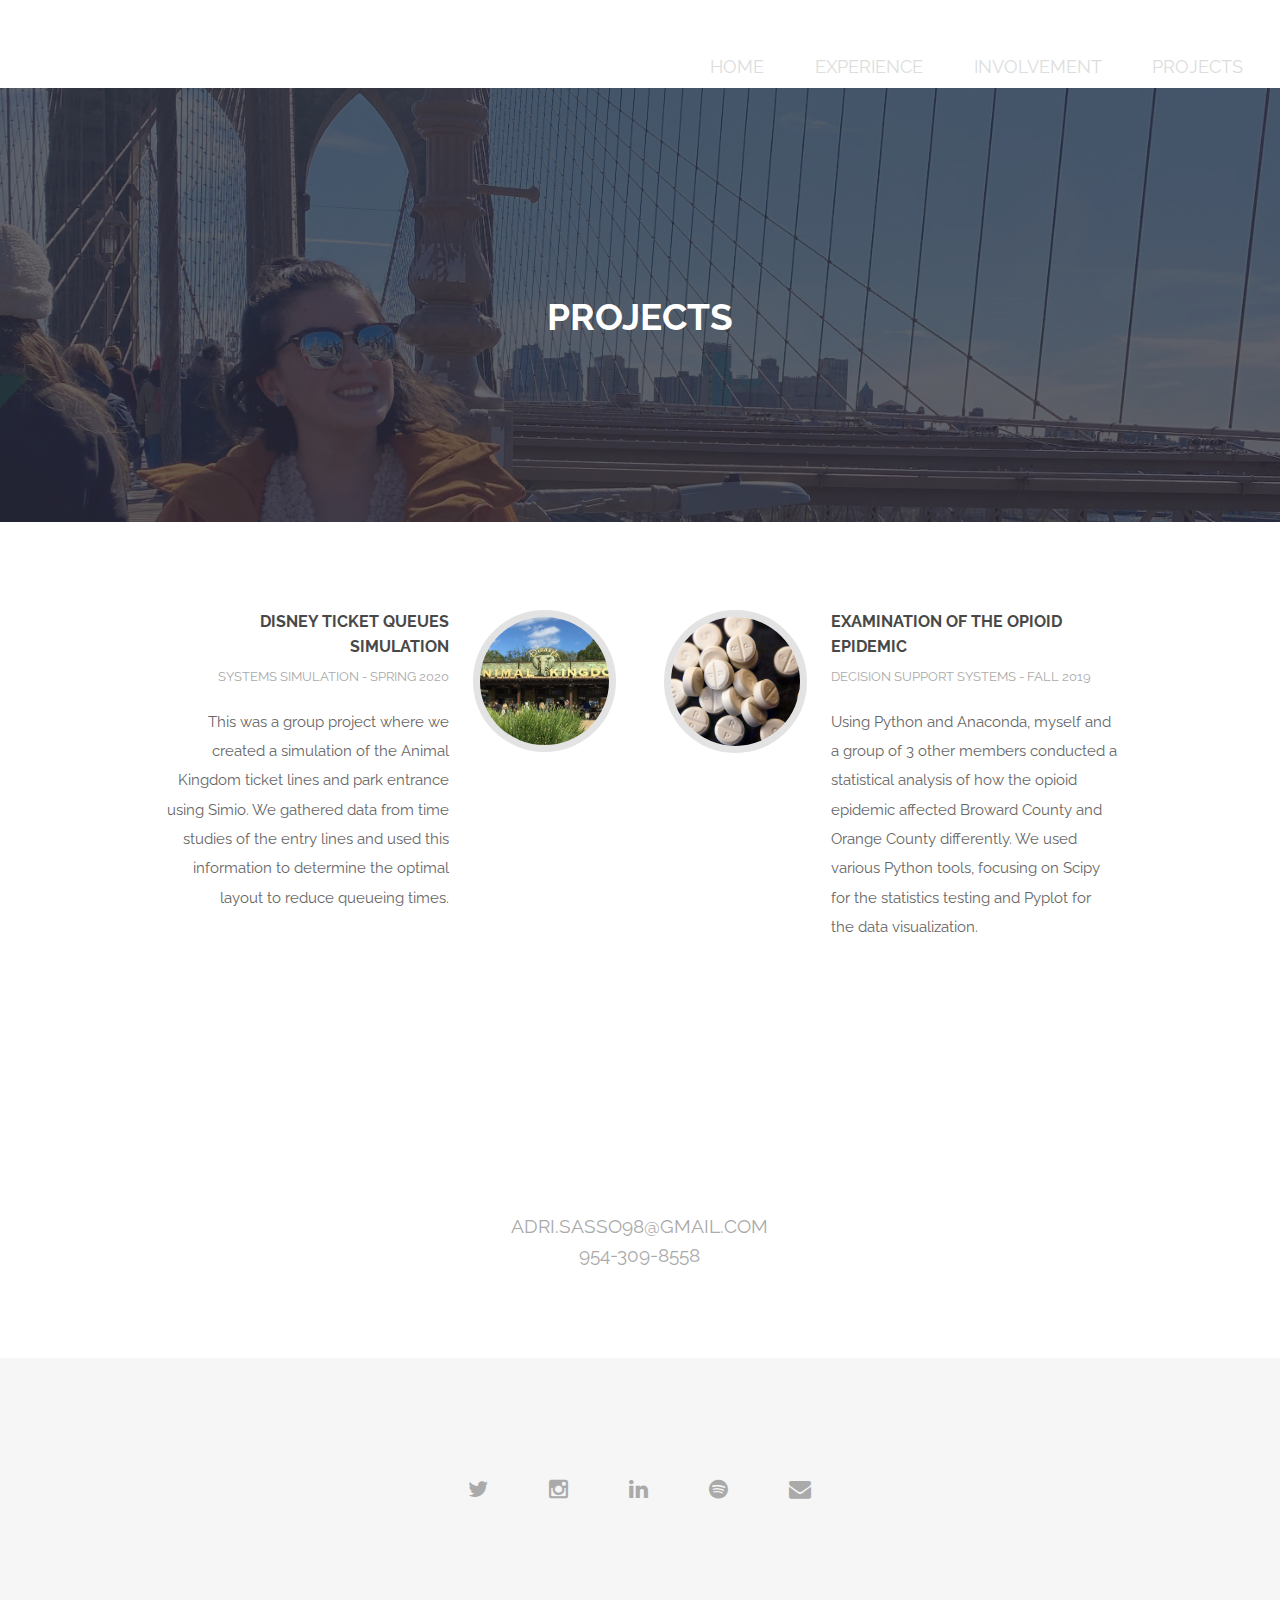
<file: projects.html>
<!DOCTYPE HTML>
<!--
	Spatial by TEMPLATED
	templated.co @templatedco
	Released for free under the Creative Commons Attribution 3.0 license (templated.co/license)
-->
<html>
	<head>
		<title>Adriana Sasso</title>
		<meta charset="utf-8" />
		<meta name="viewport" content="width=device-width, initial-scale=1" />
		<link rel="stylesheet" href="assets/css/main.css" />
	</head>
	<body>
        <!-- Header -->
        <header id="header" class="alt">
            <h1><strong><a href="#banner">Adriana Sasso</a></strong></h1>
            <nav id="nav">
                <ul>
                    <li><a href="index.html">Home</a></li>
                    <li><a href="experience.html">Experience</a></li>
                    <li><a href="involvement.html">Involvement</a></li>
                    <li><a href="projects.html">Projects</a></li>
				</ul>
            </nav>
        </header>

        <a href="#menu" class="navPanelToggle"><span class="fa fa-bars"></span></a>
        
        <!-- Banner -->
        <section id="banner">
            <h2>Projects</h2>
        </section>
        
        <!-- Projects -->
		<section id="projects" class="wrapper style1">
            <div class="container">
        		<div class="feature-grid">
				    <div class="feature">
				        <div class="image rounded"><img src="images/ak.jpg" alt="" /></div>
				        <div class="content">
							<header>
								<h4>Disney Ticket Queues Simulation</h4>
								<p>Systems Simulation - Spring 2020</p>
				            </header>
                            <p>This was a group project where we created a simulation of the Animal Kingdom ticket lines and park entrance using Simio. We gathered data from time studies of the entry lines and used this information to determine the optimal layout to reduce queueing times.</p>
				        </div>
				    </div>
				    <div class="feature">
				        <div class="image rounded"><img src="images/op.jpg" alt="" /></div>
						<div class="content">
                            <header>
                                <h4>Examination of the Opioid Epidemic</h4>
                                <p>Decision Support Systems - Fall 2019</p>
                            </header>
                            <p>Using Python and Anaconda, myself and a group of 3 other members conducted a statistical analysis of how the opioid epidemic affected Broward County and Orange County differently. We used various Python tools, focusing on Scipy for the statistics testing and Pyplot for the data visualization.</p>
                        </div>
                    </div>
                </div>
            </div>
	   </section>
        
        
		<!-- Contact -->
		<section id="contact" class="wrapper style3 special">
            <div class="container">
                <header class="major">
                    <h2>Contact me</h2>
                    <p>adri.sasso98@gmail.com</p>
                    <p>954-309-8558</p>
                </header>
            </div>
        </section>

		<!-- Footer -->
        <footer id="footer">
            <div class="container">
                <ul class="icons">
                    <li><a href="http://twitter.com/adriana_sasso" target="_blank"><i class="fa fa-twitter"></i></a></li>
					<li><a href="http://instagram.com/adriana_sasso" target="_blank"><i class="fa fa-instagram"></i></a></li>
                    <li><a href="https://www.linkedin.com/in/adrianasasso" target="_blank"><i class="fa fa-linkedin"></i></a></li>
                    <li><a href="https://open.spotify.com/user/adrianasasso?si=DtLlh0mQT4yIK_eTmx3GMw" target="_blank"><i class="fa fa-spotify"></i></a></li>
                    <li><a href="mailto:adri.sasso98@gmail.com" target="_blank"><i class="fa fa-envelope"></i></a></li>
                </ul>
            </div>
        </footer>

		<!-- Scripts -->
			<script src="assets/js/jquery.min.js"></script>
			<script src="assets/js/skel.min.js"></script>
			<script src="assets/js/util.js"></script>
			<script src="assets/js/main.js"></script>

	</body>
</html>
</file>
<file: vendor/simple-line-icons/css/simple-line-icons.css>
@font-face {
  font-family: 'simple-line-icons';
  src: url('../fonts/Simple-Line-Icons.eot?v=2.4.0');
  src: url('../fonts/Simple-Line-Icons.eot?v=2.4.0#iefix') format('embedded-opentype'), url('../fonts/Simple-Line-Icons.woff2?v=2.4.0') format('woff2'), url('../fonts/Simple-Line-Icons.ttf?v=2.4.0') format('truetype'), url('../fonts/Simple-Line-Icons.woff?v=2.4.0') format('woff'), url('../fonts/Simple-Line-Icons.svg?v=2.4.0#simple-line-icons') format('svg');
  font-weight: normal;
  font-style: normal;
}
/*
 Use the following CSS code if you want to have a class per icon.
 Instead of a list of all class selectors, you can use the generic [class*="icon-"] selector, but it's slower:
*/
.icon-user,
.icon-people,
.icon-user-female,
.icon-user-follow,
.icon-user-following,
.icon-user-unfollow,
.icon-login,
.icon-logout,
.icon-emotsmile,
.icon-phone,
.icon-call-end,
.icon-call-in,
.icon-call-out,
.icon-map,
.icon-location-pin,
.icon-direction,
.icon-directions,
.icon-compass,
.icon-layers,
.icon-menu,
.icon-list,
.icon-options-vertical,
.icon-options,
.icon-arrow-down,
.icon-arrow-left,
.icon-arrow-right,
.icon-arrow-up,
.icon-arrow-up-circle,
.icon-arrow-left-circle,
.icon-arrow-right-circle,
.icon-arrow-down-circle,
.icon-check,
.icon-clock,
.icon-plus,
.icon-minus,
.icon-close,
.icon-event,
.icon-exclamation,
.icon-organization,
.icon-trophy,
.icon-screen-smartphone,
.icon-screen-desktop,
.icon-plane,
.icon-notebook,
.icon-mustache,
.icon-mouse,
.icon-magnet,
.icon-energy,
.icon-disc,
.icon-cursor,
.icon-cursor-move,
.icon-crop,
.icon-chemistry,
.icon-speedometer,
.icon-shield,
.icon-screen-tablet,
.icon-magic-wand,
.icon-hourglass,
.icon-graduation,
.icon-ghost,
.icon-game-controller,
.icon-fire,
.icon-eyeglass,
.icon-envelope-open,
.icon-envelope-letter,
.icon-bell,
.icon-badge,
.icon-anchor,
.icon-wallet,
.icon-vector,
.icon-speech,
.icon-puzzle,
.icon-printer,
.icon-present,
.icon-playlist,
.icon-pin,
.icon-picture,
.icon-handbag,
.icon-globe-alt,
.icon-globe,
.icon-folder-alt,
.icon-folder,
.icon-film,
.icon-feed,
.icon-drop,
.icon-drawer,
.icon-docs,
.icon-doc,
.icon-diamond,
.icon-cup,
.icon-calculator,
.icon-bubbles,
.icon-briefcase,
.icon-book-open,
.icon-basket-loaded,
.icon-basket,
.icon-bag,
.icon-action-undo,
.icon-action-redo,
.icon-wrench,
.icon-umbrella,
.icon-trash,
.icon-tag,
.icon-support,
.icon-frame,
.icon-size-fullscreen,
.icon-size-actual,
.icon-shuffle,
.icon-share-alt,
.icon-share,
.icon-rocket,
.icon-question,
.icon-pie-chart,
.icon-pencil,
.icon-note,
.icon-loop,
.icon-home,
.icon-grid,
.icon-graph,
.icon-microphone,
.icon-music-tone-alt,
.icon-music-tone,
.icon-earphones-alt,
.icon-earphones,
.icon-equalizer,
.icon-like,
.icon-dislike,
.icon-control-start,
.icon-control-rewind,
.icon-control-play,
.icon-control-pause,
.icon-control-forward,
.icon-control-end,
.icon-volume-1,
.icon-volume-2,
.icon-volume-off,
.icon-calendar,
.icon-bulb,
.icon-chart,
.icon-ban,
.icon-bubble,
.icon-camrecorder,
.icon-camera,
.icon-cloud-download,
.icon-cloud-upload,
.icon-envelope,
.icon-eye,
.icon-flag,
.icon-heart,
.icon-info,
.icon-key,
.icon-link,
.icon-lock,
.icon-lock-open,
.icon-magnifier,
.icon-magnifier-add,
.icon-magnifier-remove,
.icon-paper-clip,
.icon-paper-plane,
.icon-power,
.icon-refresh,
.icon-reload,
.icon-settings,
.icon-star,
.icon-symbol-female,
.icon-symbol-male,
.icon-target,
.icon-credit-card,
.icon-paypal,
.icon-social-tumblr,
.icon-social-twitter,
.icon-social-facebook,
.icon-social-instagram,
.icon-social-linkedin,
.icon-social-pinterest,
.icon-social-github,
.icon-social-google,
.icon-social-reddit,
.icon-social-skype,
.icon-social-dribbble,
.icon-social-behance,
.icon-social-foursqare,
.icon-social-soundcloud,
.icon-social-spotify,
.icon-social-stumbleupon,
.icon-social-youtube,
.icon-social-dropbox,
.icon-social-vkontakte,
.icon-social-steam {
  font-family: 'simple-line-icons';
  speak: none;
  font-style: normal;
  font-weight: normal;
  font-variant: normal;
  text-transform: none;
  line-height: 1;
  /* Better Font Rendering =========== */
  -webkit-font-smoothing: antialiased;
  -moz-osx-font-smoothing: grayscale;
}
.icon-user:before {
  content: "\e005";
}
.icon-people:before {
  content: "\e001";
}
.icon-user-female:before {
  content: "\e000";
}
.icon-user-follow:before {
  content: "\e002";
}
.icon-user-following:before {
  content: "\e003";
}
.icon-user-unfollow:before {
  content: "\e004";
}
.icon-login:before {
  content: "\e066";
}
.icon-logout:before {
  content: "\e065";
}
.icon-emotsmile:before {
  content: "\e021";
}
.icon-phone:before {
  content: "\e600";
}
.icon-call-end:before {
  content: "\e048";
}
.icon-call-in:before {
  content: "\e047";
}
.icon-call-out:before {
  content: "\e046";
}
.icon-map:before {
  content: "\e033";
}
.icon-location-pin:before {
  content: "\e096";
}
.icon-direction:before {
  content: "\e042";
}
.icon-directions:before {
  content: "\e041";
}
.icon-compass:before {
  content: "\e045";
}
.icon-layers:before {
  content: "\e034";
}
.icon-menu:before {
  content: "\e601";
}
.icon-list:before {
  content: "\e067";
}
.icon-options-vertical:before {
  content: "\e602";
}
.icon-options:before {
  content: "\e603";
}
.icon-arrow-down:before {
  content: "\e604";
}
.icon-arrow-left:before {
  content: "\e605";
}
.icon-arrow-right:before {
  content: "\e606";
}
.icon-arrow-up:before {
  content: "\e607";
}
.icon-arrow-up-circle:before {
  content: "\e078";
}
.icon-arrow-left-circle:before {
  content: "\e07a";
}
.icon-arrow-right-circle:before {
  content: "\e079";
}
.icon-arrow-down-circle:before {
  content: "\e07b";
}
.icon-check:before {
  content: "\e080";
}
.icon-clock:before {
  content: "\e081";
}
.icon-plus:before {
  content: "\e095";
}
.icon-minus:before {
  content: "\e615";
}
.icon-close:before {
  content: "\e082";
}
.icon-event:before {
  content: "\e619";
}
.icon-exclamation:before {
  content: "\e617";
}
.icon-organization:before {
  content: "\e616";
}
.icon-trophy:before {
  content: "\e006";
}
.icon-screen-smartphone:before {
  content: "\e010";
}
.icon-screen-desktop:before {
  content: "\e011";
}
.icon-plane:before {
  content: "\e012";
}
.icon-notebook:before {
  content: "\e013";
}
.icon-mustache:before {
  content: "\e014";
}
.icon-mouse:before {
  content: "\e015";
}
.icon-magnet:before {
  content: "\e016";
}
.icon-energy:before {
  content: "\e020";
}
.icon-disc:before {
  content: "\e022";
}
.icon-cursor:before {
  content: "\e06e";
}
.icon-cursor-move:before {
  content: "\e023";
}
.icon-crop:before {
  content: "\e024";
}
.icon-chemistry:before {
  content: "\e026";
}
.icon-speedometer:before {
  content: "\e007";
}
.icon-shield:before {
  content: "\e00e";
}
.icon-screen-tablet:before {
  content: "\e00f";
}
.icon-magic-wand:before {
  content: "\e017";
}
.icon-hourglass:before {
  content: "\e018";
}
.icon-graduation:before {
  content: "\e019";
}
.icon-ghost:before {
  content: "\e01a";
}
.icon-game-controller:before {
  content: "\e01b";
}
.icon-fire:before {
  content: "\e01c";
}
.icon-eyeglass:before {
  content: "\e01d";
}
.icon-envelope-open:before {
  content: "\e01e";
}
.icon-envelope-letter:before {
  content: "\e01f";
}
.icon-bell:before {
  content: "\e027";
}
.icon-badge:before {
  content: "\e028";
}
.icon-anchor:before {
  content: "\e029";
}
.icon-wallet:before {
  content: "\e02a";
}
.icon-vector:before {
  content: "\e02b";
}
.icon-speech:before {
  content: "\e02c";
}
.icon-puzzle:before {
  content: "\e02d";
}
.icon-printer:before {
  content: "\e02e";
}
.icon-present:before {
  content: "\e02f";
}
.icon-playlist:before {
  content: "\e030";
}
.icon-pin:before {
  content: "\e031";
}
.icon-picture:before {
  content: "\e032";
}
.icon-handbag:before {
  content: "\e035";
}
.icon-globe-alt:before {
  content: "\e036";
}
.icon-globe:before {
  content: "\e037";
}
.icon-folder-alt:before {
  content: "\e039";
}
.icon-folder:before {
  content: "\e089";
}
.icon-film:before {
  content: "\e03a";
}
.icon-feed:before {
  content: "\e03b";
}
.icon-drop:before {
  content: "\e03e";
}
.icon-drawer:before {
  content: "\e03f";
}
.icon-docs:before {
  content: "\e040";
}
.icon-doc:before {
  content: "\e085";
}
.icon-diamond:before {
  content: "\e043";
}
.icon-cup:before {
  content: "\e044";
}
.icon-calculator:before {
  content: "\e049";
}
.icon-bubbles:before {
  content: "\e04a";
}
.icon-briefcase:before {
  content: "\e04b";
}
.icon-book-open:before {
  content: "\e04c";
}
.icon-basket-loaded:before {
  content: "\e04d";
}
.icon-basket:before {
  content: "\e04e";
}
.icon-bag:before {
  content: "\e04f";
}
.icon-action-undo:before {
  content: "\e050";
}
.icon-action-redo:before {
  content: "\e051";
}
.icon-wrench:before {
  content: "\e052";
}
.icon-umbrella:before {
  content: "\e053";
}
.icon-trash:before {
  content: "\e054";
}
.icon-tag:before {
  content: "\e055";
}
.icon-support:before {
  content: "\e056";
}
.icon-frame:before {
  content: "\e038";
}
.icon-size-fullscreen:before {
  content: "\e057";
}
.icon-size-actual:before {
  content: "\e058";
}
.icon-shuffle:before {
  content: "\e059";
}
.icon-share-alt:before {
  content: "\e05a";
}
.icon-share:before {
  content: "\e05b";
}
.icon-rocket:before {
  content: "\e05c";
}
.icon-question:before {
  content: "\e05d";
}
.icon-pie-chart:before {
  content: "\e05e";
}
.icon-pencil:before {
  content: "\e05f";
}
.icon-note:before {
  content: "\e060";
}
.icon-loop:before {
  content: "\e064";
}
.icon-home:before {
  content: "\e069";
}
.icon-grid:before {
  content: "\e06a";
}
.icon-graph:before {
  content: "\e06b";
}
.icon-microphone:before {
  content: "\e063";
}
.icon-music-tone-alt:before {
  content: "\e061";
}
.icon-music-tone:before {
  content: "\e062";
}
.icon-earphones-alt:before {
  content: "\e03c";
}
.icon-earphones:before {
  content: "\e03d";
}
.icon-equalizer:before {
  content: "\e06c";
}
.icon-like:before {
  content: "\e068";
}
.icon-dislike:before {
  content: "\e06d";
}
.icon-control-start:before {
  content: "\e06f";
}
.icon-control-rewind:before {
  content: "\e070";
}
.icon-control-play:before {
  content: "\e071";
}
.icon-control-pause:before {
  content: "\e072";
}
.icon-control-forward:before {
  content: "\e073";
}
.icon-control-end:before {
  content: "\e074";
}
.icon-volume-1:before {
  content: "\e09f";
}
.icon-volume-2:before {
  content: "\e0a0";
}
.icon-volume-off:before {
  content: "\e0a1";
}
.icon-calendar:before {
  content: "\e075";
}
.icon-bulb:before {
  content: "\e076";
}
.icon-chart:before {
  content: "\e077";
}
.icon-ban:before {
  content: "\e07c";
}
.icon-bubble:before {
  content: "\e07d";
}
.icon-camrecorder:before {
  content: "\e07e";
}
.icon-camera:before {
  content: "\e07f";
}
.icon-cloud-download:before {
  content: "\e083";
}
.icon-cloud-upload:before {
  content: "\e084";
}
.icon-envelope:before {
  content: "\e086";
}
.icon-eye:before {
  content: "\e087";
}
.icon-flag:before {
  content: "\e088";
}
.icon-heart:before {
  content: "\e08a";
}
.icon-info:before {
  content: "\e08b";
}
.icon-key:before {
  content: "\e08c";
}
.icon-link:before {
  content: "\e08d";
}
.icon-lock:before {
  content: "\e08e";
}
.icon-lock-open:before {
  content: "\e08f";
}
.icon-magnifier:before {
  content: "\e090";
}
.icon-magnifier-add:before {
  content: "\e091";
}
.icon-magnifier-remove:before {
  content: "\e092";
}
.icon-paper-clip:before {
  content: "\e093";
}
.icon-paper-plane:before {
  content: "\e094";
}
.icon-power:before {
  content: "\e097";
}
.icon-refresh:before {
  content: "\e098";
}
.icon-reload:before {
  content: "\e099";
}
.icon-settings:before {
  content: "\e09a";
}
.icon-star:before {
  content: "\e09b";
}
.icon-symbol-female:before {
  content: "\e09c";
}
.icon-symbol-male:before {
  content: "\e09d";
}
.icon-target:before {
  content: "\e09e";
}
.icon-credit-card:before {
  content: "\e025";
}
.icon-paypal:before {
  content: "\e608";
}
.icon-social-tumblr:before {
  content: "\e00a";
}
.icon-social-twitter:before {
  content: "\e009";
}
.icon-social-facebook:before {
  content: "\e00b";
}
.icon-social-instagram:before {
  content: "\e609";
}
.icon-social-linkedin:before {
  content: "\e60a";
}
.icon-social-pinterest:before {
  content: "\e60b";
}
.icon-social-github:before {
  content: "\e60c";
}
.icon-social-google:before {
  content: "\e60d";
}
.icon-social-reddit:before {
  content: "\e60e";
}
.icon-social-skype:before {
  content: "\e60f";
}
.icon-social-dribbble:before {
  content: "\e00d";
}
.icon-social-behance:before {
  content: "\e610";
}
.icon-social-foursqare:before {
  content: "\e611";
}
.icon-social-soundcloud:before {
  content: "\e612";
}
.icon-social-spotify:before {
  content: "\e613";
}
.icon-social-stumbleupon:before {
  content: "\e614";
}
.icon-social-youtube:before {
  content: "\e008";
}
.icon-social-dropbox:before {
  content: "\e00c";
}
.icon-social-vkontakte:before {
  content: "\e618";
}
.icon-social-steam:before {
  content: "\e620";
}
</file>
<file: css/exp-style.css>
/* Color Palette: 
Burnt orange: #dc4b2f
Orange: #e16c38
Coral: #f1ae60
Mustard: #edbd52
Base: #edd8cd
Light Pink: #efbcb6
Dark pink: #dc3f53

font-family: 'Montserrat', sans-serif;
font-family: 'Playfair Display', serif;
*/

@import url('https://fonts.googleapis.com/css2?family=Montserrat:wght@400;600&family=Playfair+Display:wght@400;600&display=swap');

body {
  margin: 0;
  padding: 0;
  font-family: 'Montserrat', sans-serif;
  background-color: #ffffff;
  overscroll-behavior-y: none;
  color: #3f3d3d;
}

html {
  scroll-behavior: smooth;
}

.centered {
  position: absolute;
  top: 50%;
  left: 50%;
  transform: translate(-50%, -50%);
  text-align: center;
}

/* Navigation Bar */

.nav {
  overflow: hidden;
  background-color: #edd8cd;
  color: #3f3d3d;
  position: fixed;
  z-index: 500;
  width: 100%;
  top: 0;
}

.nav a {
  float: left;
  display: block;
  color: #000000;
  text-align: center;
  padding: 14px;
  text-decoration: none;
}

.topnav a:hover {
  color: #524f4f;
  background-color: #eee6e0;
  opacity: .5;
}

.topnav .icon {
  display: none;
}

/* Body */

section {
  padding-top: 50px;
  min-height: 100vh;
  color: #3f3d3d;
  margin: 0px;
  overflow-y: hidden;
}

#experience h1 {
  font-weight: 600;
  font-size: 60px;
  padding-left: 20px;
  margin: 0px;
}

#experience h1 {
  font-weight: 600;
  font-size: 60px;
  padding-left: 20px;
}

#experience table {
  width: 100%;
  padding-left: 20px;
  border-spacing: 5px 30px;
}

td{
  vertical-align: top;
}

.job {
  font-size: 18px;
  font-weight: 600;
  text-transform: uppercase;
  vertical-align: top;
}

.company {
  font-size: 15px;
  text-transform: uppercase;
  vertical-align: top;
}

.dates {
  font-size: 12px;
  font-weight: 200;
  text-transform: uppercase;
}

/* Footer */

footer {
  background-color: #efbcb6;
  color: #efbcb6;
  margin-top: auto;
}

.icons {
  text-align: center;
  padding-bottom: 10px;
  padding-top: 10px;
}

.icons a {
  font-size: 24px;
  width: 40px;
  height: 40px;
  line-height: 40px;
  display: inline-block;
  text-align: center;
  margin: 0 8px;
}

footer a,
footer a:visited {
  color: #000000;
  text-decoration: none;
  font-size: 5vh;
}

footer a:hover {
  opacity: 0.6;
}

.copyright {
  text-align: center;
  font-size: 13px;
  color: #3f3d3d;
  margin-bottom: 0;
}
</file>
<file: vendor/devicons/css/devicons.min.css>
/*!
 *  Devicons 1.8.0 made by Theodore Vorillas / http://vorillaz.com 
 */
@font-face{font-family:devicons;src:url(../fonts/devicons.eot?xqxft6);src:url(../fonts/devicons.eot?#iefixxqxft6) format("embedded-opentype"),url(../fonts/devicons.woff?xqxft6) format("woff"),url(../fonts/devicons.ttf?xqxft6) format("truetype"),url(../fonts/devicons.svg?xqxft6#devicons) format("svg");font-weight:400;font-style:normal}.devicons{font-family:devicons;speak:none;font-style:normal;font-weight:400;font-variant:normal;text-transform:none;line-height:1;-webkit-font-smoothing:antialiased;-moz-osx-font-smoothing:grayscale}.devicons-git:before{content:"\e602"}.devicons-git_compare:before{content:"\e628"}.devicons-git_branch:before{content:"\e625"}.devicons-git_commit:before{content:"\e629"}.devicons-git_pull_request:before{content:"\e626"}.devicons-git_merge:before{content:"\e627"}.devicons-bitbucket:before{content:"\e603"}.devicons-github_alt:before{content:"\e608"}.devicons-github_badge:before{content:"\e609"}.devicons-github:before{content:"\e60a"}.devicons-github_full:before{content:"\e617"}.devicons-java:before{content:"\e638"}.devicons-ruby:before{content:"\e639"}.devicons-scala:before{content:"\e637"}.devicons-python:before{content:"\e63c"}.devicons-go:before{content:"\e624"}.devicons-ruby_on_rails:before{content:"\e63b"}.devicons-django:before{content:"\e61d"}.devicons-markdown:before{content:"\e63e"}.devicons-php:before{content:"\e63d"}.devicons-mysql:before{content:"\e604"}.devicons-streamline:before{content:"\e605"}.devicons-database:before{content:"\e606"}.devicons-laravel:before{content:"\e63f"}.devicons-javascript:before{content:"\e64e"}.devicons-angular:before{content:"\e653"}.devicons-backbone:before{content:"\e652"}.devicons-coffeescript:before{content:"\e651"}.devicons-jquery:before{content:"\e650"}.devicons-modernizr:before{content:"\e620"}.devicons-jquery_ui:before{content:"\e654"}.devicons-ember:before{content:"\e61b"}.devicons-dojo:before{content:"\e61c"}.devicons-nodejs:before{content:"\e619"}.devicons-nodejs_small:before{content:"\e618"}.devicons-javascript_shield:before{content:"\e64f"}.devicons-bootstrap:before{content:"\e647"}.devicons-sass:before{content:"\e64b"}.devicons-css3_full:before{content:"\e64a"}.devicons-css3:before{content:"\e649"}.devicons-html5:before{content:"\e636"}.devicons-html5_multimedia:before{content:"\e632"}.devicons-html5_device_access:before{content:"\e633"}.devicons-html5_3d_effects:before{content:"\e635"}.devicons-html5_connectivity:before{content:"\e634"}.devicons-ghost_small:before{content:"\e614"}.devicons-ghost:before{content:"\e61f"}.devicons-magento:before{content:"\e640"}.devicons-joomla:before{content:"\e641"}.devicons-jekyll_small:before{content:"\e60d"}.devicons-drupal:before{content:"\e642"}.devicons-wordpress:before{content:"\e60b"}.devicons-grunt:before{content:"\e64c"}.devicons-bower:before{content:"\e64d"}.devicons-npm:before{content:"\e61e"}.devicons-yahoo_small:before{content:"\e62b"}.devicons-yahoo:before{content:"\e615"}.devicons-bing_small:before{content:"\e600"}.devicons-windows:before{content:"\e60f"}.devicons-linux:before{content:"\e612"}.devicons-ubuntu:before{content:"\e63a"}.devicons-android:before{content:"\e60e"}.devicons-apple:before{content:"\e611"}.devicons-appstore:before{content:"\e613"}.devicons-phonegap:before{content:"\e630"}.devicons-blackberry:before{content:"\e623"}.devicons-stackoverflow:before{content:"\e610"}.devicons-techcrunch:before{content:"\e62c"}.devicons-codrops:before{content:"\e62f"}.devicons-css_tricks:before{content:"\e601"}.devicons-smashing_magazine:before{content:"\e62d"}.devicons-netmagazine:before{content:"\e62e"}.devicons-codepen:before{content:"\e616"}.devicons-cssdeck:before{content:"\e62a"}.devicons-hackernews:before{content:"\e61a"}.devicons-dropbox:before{content:"\e607"}.devicons-google_drive:before{content:"\e631"}.devicons-visualstudio:before{content:"\e60c"}.devicons-unity_small:before{content:"\e621"}.devicons-raspberry_pi:before{content:"\e622"}.devicons-chrome:before{content:"\e643"}.devicons-ie:before{content:"\e644"}.devicons-firefox:before{content:"\e645"}.devicons-opera:before{content:"\e646"}.devicons-safari:before{content:"\e648"}.devicons-swift:before{content:"\e655"}.devicons-symfony:before{content:"\e656"}.devicons-symfony_badge:before{content:"\e657"}.devicons-less:before{content:"\e658"}.devicons-stylus:before{content:"\e659"}.devicons-trello:before{content:"\e65a"}.devicons-atlassian:before{content:"\e65b"}.devicons-jira:before{content:"\e65c"}.devicons-envato:before{content:"\e65d"}.devicons-snap_svg:before{content:"\e65e"}.devicons-raphael:before{content:"\e65f"}.devicons-google_analytics:before{content:"\e660"}.devicons-compass:before{content:"\e661"}.devicons-onedrive:before{content:"\e662"}.devicons-gulp:before{content:"\e663"}.devicons-atom:before{content:"\e664"}.devicons-cisco:before{content:"\e665"}.devicons-nancy:before{content:"\e666"}.devicons-clojure:before{content:"\e668"}.devicons-clojure_alt:before{content:"\e66a"}.devicons-perl:before{content:"\e669"}.devicons-celluloid:before{content:"\e66b"}.devicons-w3c:before{content:"\e66c"}.devicons-redis:before{content:"\e66d"}.devicons-postgresql:before{content:"\e66e"}.devicons-webplatform:before{content:"\e66f"}.devicons-jenkins:before{content:"\e667"}.devicons-requirejs:before{content:"\e670"}.devicons-opensource:before{content:"\e671"}.devicons-typo3:before{content:"\e672"}.devicons-uikit:before{content:"\e673"}.devicons-doctrine:before{content:"\e674"}.devicons-groovy:before{content:"\e675"}.devicons-nginx:before{content:"\e676"}.devicons-haskell:before{content:"\e677"}.devicons-zend:before{content:"\e678"}.devicons-gnu:before{content:"\e679"}.devicons-yeoman:before{content:"\e67a"}.devicons-heroku:before{content:"\e67b"}.devicons-debian:before{content:"\e67d"}.devicons-travis:before{content:"\e67e"}.devicons-dotnet:before{content:"\e67f"}.devicons-codeigniter:before{content:"\e680"}.devicons-javascript_badge:before{content:"\e681"}.devicons-yii:before{content:"\e682"}.devicons-msql_server:before{content:"\e67c"}.devicons-composer:before{content:"\e683"}.devicons-krakenjs_badge:before{content:"\e684"}.devicons-krakenjs:before{content:"\e685"}.devicons-mozilla:before{content:"\e686"}.devicons-firebase:before{content:"\e687"}.devicons-sizzlejs:before{content:"\e688"}.devicons-creativecommons:before{content:"\e689"}.devicons-creativecommons_badge:before{content:"\e68a"}.devicons-mitlicence:before{content:"\e68b"}.devicons-senchatouch:before{content:"\e68c"}.devicons-bugsense:before{content:"\e68d"}.devicons-extjs:before{content:"\e68e"}.devicons-mootools_badge:before{content:"\e68f"}.devicons-mootools:before{content:"\e690"}.devicons-ruby_rough:before{content:"\e691"}.devicons-komodo:before{content:"\e692"}.devicons-coda:before{content:"\e693"}.devicons-bintray:before{content:"\e694"}.devicons-terminal:before{content:"\e695"}.devicons-code:before{content:"\e696"}.devicons-responsive:before{content:"\e697"}.devicons-dart:before{content:"\e698"}.devicons-aptana:before{content:"\e699"}.devicons-mailchimp:before{content:"\e69a"}.devicons-netbeans:before{content:"\e69b"}.devicons-dreamweaver:before{content:"\e69c"}.devicons-brackets:before{content:"\e69d"}.devicons-eclipse:before{content:"\e69e"}.devicons-cloud9:before{content:"\e69f"}.devicons-scrum:before{content:"\e6a0"}.devicons-prolog:before{content:"\e6a1"}.devicons-terminal_badge:before{content:"\e6a2"}.devicons-code_badge:before{content:"\e6a3"}.devicons-mongodb:before{content:"\e6a4"}.devicons-meteor:before{content:"\e6a5"}.devicons-meteorfull:before{content:"\e6a6"}.devicons-fsharp:before{content:"\e6a7"}.devicons-rust:before{content:"\e6a8"}.devicons-ionic:before{content:"\e6a9"}.devicons-sublime:before{content:"\e6aa"}.devicons-appcelerator:before{content:"\e6ab"}.devicons-asterisk:before{content:"\e6ac"}.devicons-aws:before{content:"\e6ad"}.devicons-digital-ocean:before{content:"\e6ae"}.devicons-dlang:before{content:"\e6af"}.devicons-docker:before{content:"\e6b0"}.devicons-erlang:before{content:"\e6b1"}.devicons-google-cloud-platform:before{content:"\e6b2"}.devicons-grails:before{content:"\e6b3"}.devicons-illustrator:before{content:"\e6b4"}.devicons-intellij:before{content:"\e6b5"}.devicons-materializecss:before{content:"\e6b6"}.devicons-openshift:before{content:"\e6b7"}.devicons-photoshop:before{content:"\e6b8"}.devicons-rackspace:before{content:"\e6b9"}.devicons-react:before{content:"\e6ba"}.devicons-redhat:before{content:"\e6bb"}.devicons-scriptcs:before{content:"\e6bc"}.devicons-sqllite:before{content:"\e6c4"}.devicons-vim:before{content:"\e6c5"}
</file>
<file: css/resume.min.css>
/*!
 * Start Bootstrap - Resume v4.0.0-beta.2 (https://startbootstrap.com/template-overviews/resume)
 * Copyright 2013-2017 Start Bootstrap
 * Licensed under MIT (https://github.com/BlackrockDigital/startbootstrap-resume/blob/master/LICENSE)
 */body{font-family:'Montserrat',serif;padding-top:54px;color:#868e96}@media (min-width:992px){body{padding-top:0;padding-left:17rem}}h1,h2,h3,h4,h5,h6{font-family:'Barlow Condensed',serif;font-weight:700;text-transform:uppercase;color:#343a40}h1{font-size:6rem;line-height:5.5rem}h2{font-size:3.5rem}.subheading{text-transform:uppercase;font-weight:500;font-family:'Barlow Condensed',serif;font-size:1.35rem}.list-social-icons a{color:#495057}.list-social-icons a:hover{color:#de4a8d}.list-social-icons a .fa-lg{font-size:1.75rem}.list-icons{font-size:3rem}.list-icons .list-inline-item i:hover{color:#de4a8d}#sideNav .navbar-nav .nav-item .nav-link{font-weight:600;text-transform:uppercase}@media (min-width:992px){#sideNav{text-align:center;position:fixed;top:0;left:0;display:flex;flex-direction:column;width:17rem;height:100vh}#sideNav .navbar-brand{display:flex;margin:auto auto 0;padding:.5rem}#sideNav .navbar-brand .img-profile{max-width:10rem;max-height:10rem;border:.5rem solid rgba(255,255,255,.2)}#sideNav .navbar-collapse{display:flex;align-items:flex-start;flex-grow:0;width:100%;margin-bottom:auto}#sideNav .navbar-collapse .navbar-nav{flex-direction:column;width:100%}#sideNav .navbar-collapse .navbar-nav .nav-item{display:block}#sideNav .navbar-collapse .navbar-nav .nav-item .nav-link{display:block}}section.resume-section{border-bottom:1px solid #dee2e6;padding-top:5rem!important;padding-bottom:5rem!important}section.resume-section .resume-item .resume-date{min-width:none}@media (min-width:768px){section.resume-section{min-height:100vh}section.resume-section .resume-item .resume-date{min-width:18rem}}@media (min-width:992px){section.resume-section{padding-top:3rem!important;padding-bottom:3rem!important}}.bg-primary{background-color:#de4a8d!important}.text-primary{color:#de4a8d!important}a{color:#de4a8d}a:active,a:focus,a:hover{color:#824027}
</file>
<file: assets/css/main.css>
@import url(font-awesome.min.css);
@import url(https://fonts.googleapis.com/css?family=Raleway:400,700);

/*
	Spatial by TEMPLATED
	templated.co @templatedco
	Released for free under the Creative Commons Attribution 3.0 license (templated.co/license)
*/

/* Reset */

	html, body, div, span, applet, object, iframe, h1, h2, h3, h4, h5, h6, p, blockquote, pre, a, abbr, acronym, address, big, cite, code, del, dfn, em, img, ins, kbd, q, s, samp, small, strike, strong, sub, sup, tt, var, b, u, i, center, dl, dt, dd, ol, ul, li, fieldset, form, label, legend, table, caption, tbody, tfoot, thead, tr, th, td, article, aside, canvas, details, embed, figure, figcaption, footer, header, hgroup, menu, nav, output, ruby, section, summary, time, mark, audio, video {
		margin: 0;
		padding: 0;
		border: 0;
		font-size: 100%;
		font: inherit;
		vertical-align: baseline;
	}

	article, aside, details, figcaption, figure, footer, header, hgroup, menu, nav, section {
		display: block;
	}

	body {
		line-height: 1;
	}

	ol, ul {
		list-style: none;
	}

	blockquote, q {
		quotes: none;
	}

	blockquote:before, blockquote:after, q:before, q:after {
		content: '';
		content: none;
	}

	table {
		border-collapse: collapse;
		border-spacing: 0;
	}

	body {
		-webkit-text-size-adjust: none;
	}

/* Box Model */

	*, *:before, *:after {
		-moz-box-sizing: border-box;
		-webkit-box-sizing: border-box;
		box-sizing: border-box;
	}

/* Containers */

	.container {
		margin-left: auto;
		margin-right: auto;
	}

	.container.\31 25\25 {
		width: 100%;
		max-width: 100em;
		min-width: 80em;
	}

	.container.\37 5\25 {
		width: 60em;
	}

	.container.\35 0\25 {
		width: 40em;
	}

	.container.\32 5\25 {
		width: 20em;
	}

	.container {
		width: 80em;
	}

	@media screen and (max-width: 1680px) {

		.container.\31 25\25 {
			width: 100%;
			max-width: 100em;
			min-width: 80em;
		}

		.container.\37 5\25 {
			width: 60em;
		}

		.container.\35 0\25 {
			width: 40em;
		}

		.container.\32 5\25 {
			width: 20em;
		}

		.container {
			width: 80em;
		}

	}

	@media screen and (max-width: 1280px) {

		.container.\31 25\25 {
			width: 100%;
			max-width: 81.25em;
			min-width: 65em;
		}

		.container.\37 5\25 {
			width: 48.75em;
		}

		.container.\35 0\25 {
			width: 32.5em;
		}

		.container.\32 5\25 {
			width: 16.25em;
		}

		.container {
			width: 65em;
		}

	}

	@media screen and (max-width: 980px) {

		.container.\31 25\25 {
			width: 100%;
			max-width: 112.5%;
			min-width: 90%;
		}

		.container.\37 5\25 {
			width: 67.5%;
		}

		.container.\35 0\25 {
			width: 45%;
		}

		.container.\32 5\25 {
			width: 22.5%;
		}

		.container {
			width: 90%;
		}

	}

	@media screen and (max-width: 736px) {

		.container.\31 25\25 {
			width: 100%;
			max-width: 112.5%;
			min-width: 90%;
		}

		.container.\37 5\25 {
			width: 67.5%;
		}

		.container.\35 0\25 {
			width: 45%;
		}

		.container.\32 5\25 {
			width: 22.5%;
		}

		.container {
			width: 90% !important;
		}

	}

	@media screen and (max-width: 480px) {

		.container.\31 25\25 {
			width: 100%;
			max-width: 112.5%;
			min-width: 90%;
		}

		.container.\37 5\25 {
			width: 67.5%;
		}

		.container.\35 0\25 {
			width: 45%;
		}

		.container.\32 5\25 {
			width: 22.5%;
		}

		.container {
			width: 90% !important;
		}

	}

/* Grid */

	.row {
		border-bottom: solid 1px transparent;
		-moz-box-sizing: border-box;
		-webkit-box-sizing: border-box;
		box-sizing: border-box;
	}

	.row > * {
		float: left;
		-moz-box-sizing: border-box;
		-webkit-box-sizing: border-box;
		box-sizing: border-box;
	}

	.row:after, .row:before {
		content: '';
		display: block;
		clear: both;
		height: 0;
	}

	.row.uniform > * > :first-child {
		margin-top: 0;
	}

	.row.uniform > * > :last-child {
		margin-bottom: 0;
	}

	.row.\30 \25 > * {
		padding: 0 0 0 0em;
	}

	.row.\30 \25 {
		margin: 0 0 -1px 0em;
	}

	.row.uniform.\30 \25 > * {
		padding: 0em 0 0 0em;
	}

	.row.uniform.\30 \25 {
		margin: 0em 0 -1px 0em;
	}

	.row > * {
		padding: 0 0 0 2em;
	}

	.row {
		margin: 0 0 -1px -2em;
	}

	.row.uniform > * {
		padding: 2em 0 0 2em;
	}

	.row.uniform {
		margin: -2em 0 -1px -2em;
	}

	.row.\32 00\25 > * {
		padding: 0 0 0 4em;
	}

	.row.\32 00\25 {
		margin: 0 0 -1px -4em;
	}

	.row.uniform.\32 00\25 > * {
		padding: 4em 0 0 4em;
	}

	.row.uniform.\32 00\25 {
		margin: -4em 0 -1px -4em;
	}

	.row.\31 50\25 > * {
		padding: 0 0 0 3em;
	}

	.row.\31 50\25 {
		margin: 0 0 -1px -3em;
	}

	.row.uniform.\31 50\25 > * {
		padding: 3em 0 0 3em;
	}

	.row.uniform.\31 50\25 {
		margin: -3em 0 -1px -3em;
	}

	.row.\35 0\25 > * {
		padding: 0 0 0 1em;
	}

	.row.\35 0\25 {
		margin: 0 0 -1px -1em;
	}

	.row.uniform.\35 0\25 > * {
		padding: 1em 0 0 1em;
	}

	.row.uniform.\35 0\25 {
		margin: -1em 0 -1px -1em;
	}

	.row.\32 5\25 > * {
		padding: 0 0 0 0.5em;
	}

	.row.\32 5\25 {
		margin: 0 0 -1px -0.5em;
	}

	.row.uniform.\32 5\25 > * {
		padding: 0.5em 0 0 0.5em;
	}

	.row.uniform.\32 5\25 {
		margin: -0.5em 0 -1px -0.5em;
	}

	.\31 2u, .\31 2u\24 {
		width: 100%;
		clear: none;
		margin-left: 0;
	}

	.\31 1u, .\31 1u\24 {
		width: 91.6666666667%;
		clear: none;
		margin-left: 0;
	}

	.\31 0u, .\31 0u\24 {
		width: 83.3333333333%;
		clear: none;
		margin-left: 0;
	}

	.\39 u, .\39 u\24 {
		width: 75%;
		clear: none;
		margin-left: 0;
	}

	.\38 u, .\38 u\24 {
		width: 66.6666666667%;
		clear: none;
		margin-left: 0;
	}

	.\37 u, .\37 u\24 {
		width: 58.3333333333%;
		clear: none;
		margin-left: 0;
	}

	.\36 u, .\36 u\24 {
		width: 50%;
		clear: none;
		margin-left: 0;
	}

	.\35 u, .\35 u\24 {
		width: 41.6666666667%;
		clear: none;
		margin-left: 0;
	}

	.\34 u, .\34 u\24 {
		width: 33.3333333333%;
		clear: none;
		margin-left: 0;
	}

	.\33 u, .\33 u\24 {
		width: 25%;
		clear: none;
		margin-left: 0;
	}

	.\32 u, .\32 u\24 {
		width: 16.6666666667%;
		clear: none;
		margin-left: 0;
	}

	.\31 u, .\31 u\24 {
		width: 8.3333333333%;
		clear: none;
		margin-left: 0;
	}

	.\31 2u\24 + *,
	.\31 1u\24 + *,
	.\31 0u\24 + *,
	.\39 u\24 + *,
	.\38 u\24 + *,
	.\37 u\24 + *,
	.\36 u\24 + *,
	.\35 u\24 + *,
	.\34 u\24 + *,
	.\33 u\24 + *,
	.\32 u\24 + *,
	.\31 u\24 + * {
		clear: left;
	}

	.\-11u {
		margin-left: 91.66667%;
	}

	.\-10u {
		margin-left: 83.33333%;
	}

	.\-9u {
		margin-left: 75%;
	}

	.\-8u {
		margin-left: 66.66667%;
	}

	.\-7u {
		margin-left: 58.33333%;
	}

	.\-6u {
		margin-left: 50%;
	}

	.\-5u {
		margin-left: 41.66667%;
	}

	.\-4u {
		margin-left: 33.33333%;
	}

	.\-3u {
		margin-left: 25%;
	}

	.\-2u {
		margin-left: 16.66667%;
	}

	.\-1u {
		margin-left: 8.33333%;
	}

	@media screen and (max-width: 1680px) {

		.row > * {
			padding: 0 0 0 2em;
		}

		.row {
			margin: 0 0 -1px -2em;
		}

		.row.uniform > * {
			padding: 2em 0 0 2em;
		}

		.row.uniform {
			margin: -2em 0 -1px -2em;
		}

		.row.\32 00\25 > * {
			padding: 0 0 0 4em;
		}

		.row.\32 00\25 {
			margin: 0 0 -1px -4em;
		}

		.row.uniform.\32 00\25 > * {
			padding: 4em 0 0 4em;
		}

		.row.uniform.\32 00\25 {
			margin: -4em 0 -1px -4em;
		}

		.row.\31 50\25 > * {
			padding: 0 0 0 3em;
		}

		.row.\31 50\25 {
			margin: 0 0 -1px -3em;
		}

		.row.uniform.\31 50\25 > * {
			padding: 3em 0 0 3em;
		}

		.row.uniform.\31 50\25 {
			margin: -3em 0 -1px -3em;
		}

		.row.\35 0\25 > * {
			padding: 0 0 0 1em;
		}

		.row.\35 0\25 {
			margin: 0 0 -1px -1em;
		}

		.row.uniform.\35 0\25 > * {
			padding: 1em 0 0 1em;
		}

		.row.uniform.\35 0\25 {
			margin: -1em 0 -1px -1em;
		}

		.row.\32 5\25 > * {
			padding: 0 0 0 0.5em;
		}

		.row.\32 5\25 {
			margin: 0 0 -1px -0.5em;
		}

		.row.uniform.\32 5\25 > * {
			padding: 0.5em 0 0 0.5em;
		}

		.row.uniform.\32 5\25 {
			margin: -0.5em 0 -1px -0.5em;
		}

		.\31 2u\28xlarge\29, .\31 2u\24\28xlarge\29 {
			width: 100%;
			clear: none;
			margin-left: 0;
		}

		.\31 1u\28xlarge\29, .\31 1u\24\28xlarge\29 {
			width: 91.6666666667%;
			clear: none;
			margin-left: 0;
		}

		.\31 0u\28xlarge\29, .\31 0u\24\28xlarge\29 {
			width: 83.3333333333%;
			clear: none;
			margin-left: 0;
		}

		.\39 u\28xlarge\29, .\39 u\24\28xlarge\29 {
			width: 75%;
			clear: none;
			margin-left: 0;
		}

		.\38 u\28xlarge\29, .\38 u\24\28xlarge\29 {
			width: 66.6666666667%;
			clear: none;
			margin-left: 0;
		}

		.\37 u\28xlarge\29, .\37 u\24\28xlarge\29 {
			width: 58.3333333333%;
			clear: none;
			margin-left: 0;
		}

		.\36 u\28xlarge\29, .\36 u\24\28xlarge\29 {
			width: 50%;
			clear: none;
			margin-left: 0;
		}

		.\35 u\28xlarge\29, .\35 u\24\28xlarge\29 {
			width: 41.6666666667%;
			clear: none;
			margin-left: 0;
		}

		.\34 u\28xlarge\29, .\34 u\24\28xlarge\29 {
			width: 33.3333333333%;
			clear: none;
			margin-left: 0;
		}

		.\33 u\28xlarge\29, .\33 u\24\28xlarge\29 {
			width: 25%;
			clear: none;
			margin-left: 0;
		}

		.\32 u\28xlarge\29, .\32 u\24\28xlarge\29 {
			width: 16.6666666667%;
			clear: none;
			margin-left: 0;
		}

		.\31 u\28xlarge\29, .\31 u\24\28xlarge\29 {
			width: 8.3333333333%;
			clear: none;
			margin-left: 0;
		}

		.\31 2u\24\28xlarge\29 + *,
		.\31 1u\24\28xlarge\29 + *,
		.\31 0u\24\28xlarge\29 + *,
		.\39 u\24\28xlarge\29 + *,
		.\38 u\24\28xlarge\29 + *,
		.\37 u\24\28xlarge\29 + *,
		.\36 u\24\28xlarge\29 + *,
		.\35 u\24\28xlarge\29 + *,
		.\34 u\24\28xlarge\29 + *,
		.\33 u\24\28xlarge\29 + *,
		.\32 u\24\28xlarge\29 + *,
		.\31 u\24\28xlarge\29 + * {
			clear: left;
		}

		.\-11u\28xlarge\29 {
			margin-left: 91.66667%;
		}

		.\-10u\28xlarge\29 {
			margin-left: 83.33333%;
		}

		.\-9u\28xlarge\29 {
			margin-left: 75%;
		}

		.\-8u\28xlarge\29 {
			margin-left: 66.66667%;
		}

		.\-7u\28xlarge\29 {
			margin-left: 58.33333%;
		}

		.\-6u\28xlarge\29 {
			margin-left: 50%;
		}

		.\-5u\28xlarge\29 {
			margin-left: 41.66667%;
		}

		.\-4u\28xlarge\29 {
			margin-left: 33.33333%;
		}

		.\-3u\28xlarge\29 {
			margin-left: 25%;
		}

		.\-2u\28xlarge\29 {
			margin-left: 16.66667%;
		}

		.\-1u\28xlarge\29 {
			margin-left: 8.33333%;
		}

	}

	@media screen and (max-width: 1280px) {

		.row > * {
			padding: 0 0 0 1.5em;
		}

		.row {
			margin: 0 0 -1px -1.5em;
		}

		.row.uniform > * {
			padding: 1.5em 0 0 1.5em;
		}

		.row.uniform {
			margin: -1.5em 0 -1px -1.5em;
		}

		.row.\32 00\25 > * {
			padding: 0 0 0 3em;
		}

		.row.\32 00\25 {
			margin: 0 0 -1px -3em;
		}

		.row.uniform.\32 00\25 > * {
			padding: 3em 0 0 3em;
		}

		.row.uniform.\32 00\25 {
			margin: -3em 0 -1px -3em;
		}

		.row.\31 50\25 > * {
			padding: 0 0 0 2.25em;
		}

		.row.\31 50\25 {
			margin: 0 0 -1px -2.25em;
		}

		.row.uniform.\31 50\25 > * {
			padding: 2.25em 0 0 2.25em;
		}

		.row.uniform.\31 50\25 {
			margin: -2.25em 0 -1px -2.25em;
		}

		.row.\35 0\25 > * {
			padding: 0 0 0 0.75em;
		}

		.row.\35 0\25 {
			margin: 0 0 -1px -0.75em;
		}

		.row.uniform.\35 0\25 > * {
			padding: 0.75em 0 0 0.75em;
		}

		.row.uniform.\35 0\25 {
			margin: -0.75em 0 -1px -0.75em;
		}

		.row.\32 5\25 > * {
			padding: 0 0 0 0.375em;
		}

		.row.\32 5\25 {
			margin: 0 0 -1px -0.375em;
		}

		.row.uniform.\32 5\25 > * {
			padding: 0.375em 0 0 0.375em;
		}

		.row.uniform.\32 5\25 {
			margin: -0.375em 0 -1px -0.375em;
		}

		.\31 2u\28large\29, .\31 2u\24\28large\29 {
			width: 100%;
			clear: none;
			margin-left: 0;
		}

		.\31 1u\28large\29, .\31 1u\24\28large\29 {
			width: 91.6666666667%;
			clear: none;
			margin-left: 0;
		}

		.\31 0u\28large\29, .\31 0u\24\28large\29 {
			width: 83.3333333333%;
			clear: none;
			margin-left: 0;
		}

		.\39 u\28large\29, .\39 u\24\28large\29 {
			width: 75%;
			clear: none;
			margin-left: 0;
		}

		.\38 u\28large\29, .\38 u\24\28large\29 {
			width: 66.6666666667%;
			clear: none;
			margin-left: 0;
		}

		.\37 u\28large\29, .\37 u\24\28large\29 {
			width: 58.3333333333%;
			clear: none;
			margin-left: 0;
		}

		.\36 u\28large\29, .\36 u\24\28large\29 {
			width: 50%;
			clear: none;
			margin-left: 0;
		}

		.\35 u\28large\29, .\35 u\24\28large\29 {
			width: 41.6666666667%;
			clear: none;
			margin-left: 0;
		}

		.\34 u\28large\29, .\34 u\24\28large\29 {
			width: 33.3333333333%;
			clear: none;
			margin-left: 0;
		}

		.\33 u\28large\29, .\33 u\24\28large\29 {
			width: 25%;
			clear: none;
			margin-left: 0;
		}

		.\32 u\28large\29, .\32 u\24\28large\29 {
			width: 16.6666666667%;
			clear: none;
			margin-left: 0;
		}

		.\31 u\28large\29, .\31 u\24\28large\29 {
			width: 8.3333333333%;
			clear: none;
			margin-left: 0;
		}

		.\31 2u\24\28large\29 + *,
		.\31 1u\24\28large\29 + *,
		.\31 0u\24\28large\29 + *,
		.\39 u\24\28large\29 + *,
		.\38 u\24\28large\29 + *,
		.\37 u\24\28large\29 + *,
		.\36 u\24\28large\29 + *,
		.\35 u\24\28large\29 + *,
		.\34 u\24\28large\29 + *,
		.\33 u\24\28large\29 + *,
		.\32 u\24\28large\29 + *,
		.\31 u\24\28large\29 + * {
			clear: left;
		}

		.\-11u\28large\29 {
			margin-left: 91.66667%;
		}

		.\-10u\28large\29 {
			margin-left: 83.33333%;
		}

		.\-9u\28large\29 {
			margin-left: 75%;
		}

		.\-8u\28large\29 {
			margin-left: 66.66667%;
		}

		.\-7u\28large\29 {
			margin-left: 58.33333%;
		}

		.\-6u\28large\29 {
			margin-left: 50%;
		}

		.\-5u\28large\29 {
			margin-left: 41.66667%;
		}

		.\-4u\28large\29 {
			margin-left: 33.33333%;
		}

		.\-3u\28large\29 {
			margin-left: 25%;
		}

		.\-2u\28large\29 {
			margin-left: 16.66667%;
		}

		.\-1u\28large\29 {
			margin-left: 8.33333%;
		}

	}

	@media screen and (max-width: 980px) {

		.row > * {
			padding: 0 0 0 1.5em;
		}

		.row {
			margin: 0 0 -1px -1.5em;
		}

		.row.uniform > * {
			padding: 1.5em 0 0 1.5em;
		}

		.row.uniform {
			margin: -1.5em 0 -1px -1.5em;
		}

		.row.\32 00\25 > * {
			padding: 0 0 0 3em;
		}

		.row.\32 00\25 {
			margin: 0 0 -1px -3em;
		}

		.row.uniform.\32 00\25 > * {
			padding: 3em 0 0 3em;
		}

		.row.uniform.\32 00\25 {
			margin: -3em 0 -1px -3em;
		}

		.row.\31 50\25 > * {
			padding: 0 0 0 2.25em;
		}

		.row.\31 50\25 {
			margin: 0 0 -1px -2.25em;
		}

		.row.uniform.\31 50\25 > * {
			padding: 2.25em 0 0 2.25em;
		}

		.row.uniform.\31 50\25 {
			margin: -2.25em 0 -1px -2.25em;
		}

		.row.\35 0\25 > * {
			padding: 0 0 0 0.75em;
		}

		.row.\35 0\25 {
			margin: 0 0 -1px -0.75em;
		}

		.row.uniform.\35 0\25 > * {
			padding: 0.75em 0 0 0.75em;
		}

		.row.uniform.\35 0\25 {
			margin: -0.75em 0 -1px -0.75em;
		}

		.row.\32 5\25 > * {
			padding: 0 0 0 0.375em;
		}

		.row.\32 5\25 {
			margin: 0 0 -1px -0.375em;
		}

		.row.uniform.\32 5\25 > * {
			padding: 0.375em 0 0 0.375em;
		}

		.row.uniform.\32 5\25 {
			margin: -0.375em 0 -1px -0.375em;
		}

		.\31 2u\28medium\29, .\31 2u\24\28medium\29 {
			width: 100%;
			clear: none;
			margin-left: 0;
		}

		.\31 1u\28medium\29, .\31 1u\24\28medium\29 {
			width: 91.6666666667%;
			clear: none;
			margin-left: 0;
		}

		.\31 0u\28medium\29, .\31 0u\24\28medium\29 {
			width: 83.3333333333%;
			clear: none;
			margin-left: 0;
		}

		.\39 u\28medium\29, .\39 u\24\28medium\29 {
			width: 75%;
			clear: none;
			margin-left: 0;
		}

		.\38 u\28medium\29, .\38 u\24\28medium\29 {
			width: 66.6666666667%;
			clear: none;
			margin-left: 0;
		}

		.\37 u\28medium\29, .\37 u\24\28medium\29 {
			width: 58.3333333333%;
			clear: none;
			margin-left: 0;
		}

		.\36 u\28medium\29, .\36 u\24\28medium\29 {
			width: 50%;
			clear: none;
			margin-left: 0;
		}

		.\35 u\28medium\29, .\35 u\24\28medium\29 {
			width: 41.6666666667%;
			clear: none;
			margin-left: 0;
		}

		.\34 u\28medium\29, .\34 u\24\28medium\29 {
			width: 33.3333333333%;
			clear: none;
			margin-left: 0;
		}

		.\33 u\28medium\29, .\33 u\24\28medium\29 {
			width: 25%;
			clear: none;
			margin-left: 0;
		}

		.\32 u\28medium\29, .\32 u\24\28medium\29 {
			width: 16.6666666667%;
			clear: none;
			margin-left: 0;
		}

		.\31 u\28medium\29, .\31 u\24\28medium\29 {
			width: 8.3333333333%;
			clear: none;
			margin-left: 0;
		}

		.\31 2u\24\28medium\29 + *,
		.\31 1u\24\28medium\29 + *,
		.\31 0u\24\28medium\29 + *,
		.\39 u\24\28medium\29 + *,
		.\38 u\24\28medium\29 + *,
		.\37 u\24\28medium\29 + *,
		.\36 u\24\28medium\29 + *,
		.\35 u\24\28medium\29 + *,
		.\34 u\24\28medium\29 + *,
		.\33 u\24\28medium\29 + *,
		.\32 u\24\28medium\29 + *,
		.\31 u\24\28medium\29 + * {
			clear: left;
		}

		.\-11u\28medium\29 {
			margin-left: 91.66667%;
		}

		.\-10u\28medium\29 {
			margin-left: 83.33333%;
		}

		.\-9u\28medium\29 {
			margin-left: 75%;
		}

		.\-8u\28medium\29 {
			margin-left: 66.66667%;
		}

		.\-7u\28medium\29 {
			margin-left: 58.33333%;
		}

		.\-6u\28medium\29 {
			margin-left: 50%;
		}

		.\-5u\28medium\29 {
			margin-left: 41.66667%;
		}

		.\-4u\28medium\29 {
			margin-left: 33.33333%;
		}

		.\-3u\28medium\29 {
			margin-left: 25%;
		}

		.\-2u\28medium\29 {
			margin-left: 16.66667%;
		}

		.\-1u\28medium\29 {
			margin-left: 8.33333%;
		}

	}

	@media screen and (max-width: 736px) {

		.row > * {
			padding: 0 0 0 1.25em;
		}

		.row {
			margin: 0 0 -1px -1.25em;
		}

		.row.uniform > * {
			padding: 1.25em 0 0 1.25em;
		}

		.row.uniform {
			margin: -1.25em 0 -1px -1.25em;
		}

		.row.\32 00\25 > * {
			padding: 0 0 0 2.5em;
		}

		.row.\32 00\25 {
			margin: 0 0 -1px -2.5em;
		}

		.row.uniform.\32 00\25 > * {
			padding: 2.5em 0 0 2.5em;
		}

		.row.uniform.\32 00\25 {
			margin: -2.5em 0 -1px -2.5em;
		}

		.row.\31 50\25 > * {
			padding: 0 0 0 1.875em;
		}

		.row.\31 50\25 {
			margin: 0 0 -1px -1.875em;
		}

		.row.uniform.\31 50\25 > * {
			padding: 1.875em 0 0 1.875em;
		}

		.row.uniform.\31 50\25 {
			margin: -1.875em 0 -1px -1.875em;
		}

		.row.\35 0\25 > * {
			padding: 0 0 0 0.625em;
		}

		.row.\35 0\25 {
			margin: 0 0 -1px -0.625em;
		}

		.row.uniform.\35 0\25 > * {
			padding: 0.625em 0 0 0.625em;
		}

		.row.uniform.\35 0\25 {
			margin: -0.625em 0 -1px -0.625em;
		}

		.row.\32 5\25 > * {
			padding: 0 0 0 0.3125em;
		}

		.row.\32 5\25 {
			margin: 0 0 -1px -0.3125em;
		}

		.row.uniform.\32 5\25 > * {
			padding: 0.3125em 0 0 0.3125em;
		}

		.row.uniform.\32 5\25 {
			margin: -0.3125em 0 -1px -0.3125em;
		}

		.\31 2u\28small\29, .\31 2u\24\28small\29 {
			width: 100%;
			clear: none;
			margin-left: 0;
		}

		.\31 1u\28small\29, .\31 1u\24\28small\29 {
			width: 91.6666666667%;
			clear: none;
			margin-left: 0;
		}

		.\31 0u\28small\29, .\31 0u\24\28small\29 {
			width: 83.3333333333%;
			clear: none;
			margin-left: 0;
		}

		.\39 u\28small\29, .\39 u\24\28small\29 {
			width: 75%;
			clear: none;
			margin-left: 0;
		}

		.\38 u\28small\29, .\38 u\24\28small\29 {
			width: 66.6666666667%;
			clear: none;
			margin-left: 0;
		}

		.\37 u\28small\29, .\37 u\24\28small\29 {
			width: 58.3333333333%;
			clear: none;
			margin-left: 0;
		}

		.\36 u\28small\29, .\36 u\24\28small\29 {
			width: 50%;
			clear: none;
			margin-left: 0;
		}

		.\35 u\28small\29, .\35 u\24\28small\29 {
			width: 41.6666666667%;
			clear: none;
			margin-left: 0;
		}

		.\34 u\28small\29, .\34 u\24\28small\29 {
			width: 33.3333333333%;
			clear: none;
			margin-left: 0;
		}

		.\33 u\28small\29, .\33 u\24\28small\29 {
			width: 25%;
			clear: none;
			margin-left: 0;
		}

		.\32 u\28small\29, .\32 u\24\28small\29 {
			width: 16.6666666667%;
			clear: none;
			margin-left: 0;
		}

		.\31 u\28small\29, .\31 u\24\28small\29 {
			width: 8.3333333333%;
			clear: none;
			margin-left: 0;
		}

		.\31 2u\24\28small\29 + *,
		.\31 1u\24\28small\29 + *,
		.\31 0u\24\28small\29 + *,
		.\39 u\24\28small\29 + *,
		.\38 u\24\28small\29 + *,
		.\37 u\24\28small\29 + *,
		.\36 u\24\28small\29 + *,
		.\35 u\24\28small\29 + *,
		.\34 u\24\28small\29 + *,
		.\33 u\24\28small\29 + *,
		.\32 u\24\28small\29 + *,
		.\31 u\24\28small\29 + * {
			clear: left;
		}

		.\-11u\28small\29 {
			margin-left: 91.66667%;
		}

		.\-10u\28small\29 {
			margin-left: 83.33333%;
		}

		.\-9u\28small\29 {
			margin-left: 75%;
		}

		.\-8u\28small\29 {
			margin-left: 66.66667%;
		}

		.\-7u\28small\29 {
			margin-left: 58.33333%;
		}

		.\-6u\28small\29 {
			margin-left: 50%;
		}

		.\-5u\28small\29 {
			margin-left: 41.66667%;
		}

		.\-4u\28small\29 {
			margin-left: 33.33333%;
		}

		.\-3u\28small\29 {
			margin-left: 25%;
		}

		.\-2u\28small\29 {
			margin-left: 16.66667%;
		}

		.\-1u\28small\29 {
			margin-left: 8.33333%;
		}

	}

	@media screen and (max-width: 480px) {

		.row > * {
			padding: 0 0 0 1.25em;
		}

		.row {
			margin: 0 0 -1px -1.25em;
		}

		.row.uniform > * {
			padding: 1.25em 0 0 1.25em;
		}

		.row.uniform {
			margin: -1.25em 0 -1px -1.25em;
		}

		.row.\32 00\25 > * {
			padding: 0 0 0 2.5em;
		}

		.row.\32 00\25 {
			margin: 0 0 -1px -2.5em;
		}

		.row.uniform.\32 00\25 > * {
			padding: 2.5em 0 0 2.5em;
		}

		.row.uniform.\32 00\25 {
			margin: -2.5em 0 -1px -2.5em;
		}

		.row.\31 50\25 > * {
			padding: 0 0 0 1.875em;
		}

		.row.\31 50\25 {
			margin: 0 0 -1px -1.875em;
		}

		.row.uniform.\31 50\25 > * {
			padding: 1.875em 0 0 1.875em;
		}

		.row.uniform.\31 50\25 {
			margin: -1.875em 0 -1px -1.875em;
		}

		.row.\35 0\25 > * {
			padding: 0 0 0 0.625em;
		}

		.row.\35 0\25 {
			margin: 0 0 -1px -0.625em;
		}

		.row.uniform.\35 0\25 > * {
			padding: 0.625em 0 0 0.625em;
		}

		.row.uniform.\35 0\25 {
			margin: -0.625em 0 -1px -0.625em;
		}

		.row.\32 5\25 > * {
			padding: 0 0 0 0.3125em;
		}

		.row.\32 5\25 {
			margin: 0 0 -1px -0.3125em;
		}

		.row.uniform.\32 5\25 > * {
			padding: 0.3125em 0 0 0.3125em;
		}

		.row.uniform.\32 5\25 {
			margin: -0.3125em 0 -1px -0.3125em;
		}

		.\31 2u\28xsmall\29, .\31 2u\24\28xsmall\29 {
			width: 100%;
			clear: none;
			margin-left: 0;
		}

		.\31 1u\28xsmall\29, .\31 1u\24\28xsmall\29 {
			width: 91.6666666667%;
			clear: none;
			margin-left: 0;
		}

		.\31 0u\28xsmall\29, .\31 0u\24\28xsmall\29 {
			width: 83.3333333333%;
			clear: none;
			margin-left: 0;
		}

		.\39 u\28xsmall\29, .\39 u\24\28xsmall\29 {
			width: 75%;
			clear: none;
			margin-left: 0;
		}

		.\38 u\28xsmall\29, .\38 u\24\28xsmall\29 {
			width: 66.6666666667%;
			clear: none;
			margin-left: 0;
		}

		.\37 u\28xsmall\29, .\37 u\24\28xsmall\29 {
			width: 58.3333333333%;
			clear: none;
			margin-left: 0;
		}

		.\36 u\28xsmall\29, .\36 u\24\28xsmall\29 {
			width: 50%;
			clear: none;
			margin-left: 0;
		}

		.\35 u\28xsmall\29, .\35 u\24\28xsmall\29 {
			width: 41.6666666667%;
			clear: none;
			margin-left: 0;
		}

		.\34 u\28xsmall\29, .\34 u\24\28xsmall\29 {
			width: 33.3333333333%;
			clear: none;
			margin-left: 0;
		}

		.\33 u\28xsmall\29, .\33 u\24\28xsmall\29 {
			width: 25%;
			clear: none;
			margin-left: 0;
		}

		.\32 u\28xsmall\29, .\32 u\24\28xsmall\29 {
			width: 16.6666666667%;
			clear: none;
			margin-left: 0;
		}

		.\31 u\28xsmall\29, .\31 u\24\28xsmall\29 {
			width: 8.3333333333%;
			clear: none;
			margin-left: 0;
		}

		.\31 2u\24\28xsmall\29 + *,
		.\31 1u\24\28xsmall\29 + *,
		.\31 0u\24\28xsmall\29 + *,
		.\39 u\24\28xsmall\29 + *,
		.\38 u\24\28xsmall\29 + *,
		.\37 u\24\28xsmall\29 + *,
		.\36 u\24\28xsmall\29 + *,
		.\35 u\24\28xsmall\29 + *,
		.\34 u\24\28xsmall\29 + *,
		.\33 u\24\28xsmall\29 + *,
		.\32 u\24\28xsmall\29 + *,
		.\31 u\24\28xsmall\29 + * {
			clear: left;
		}

		.\-11u\28xsmall\29 {
			margin-left: 91.66667%;
		}

		.\-10u\28xsmall\29 {
			margin-left: 83.33333%;
		}

		.\-9u\28xsmall\29 {
			margin-left: 75%;
		}

		.\-8u\28xsmall\29 {
			margin-left: 66.66667%;
		}

		.\-7u\28xsmall\29 {
			margin-left: 58.33333%;
		}

		.\-6u\28xsmall\29 {
			margin-left: 50%;
		}

		.\-5u\28xsmall\29 {
			margin-left: 41.66667%;
		}

		.\-4u\28xsmall\29 {
			margin-left: 33.33333%;
		}

		.\-3u\28xsmall\29 {
			margin-left: 25%;
		}

		.\-2u\28xsmall\29 {
			margin-left: 16.66667%;
		}

		.\-1u\28xsmall\29 {
			margin-left: 8.33333%;
		}

	}

/* Basic */

	@-ms-viewport {
		width: device-width;
	}

	body {
		-ms-overflow-style: scrollbar;
	}

	@media screen and (max-width: 480px) {

		html, body {
			min-width: 320px;
		}

	}

	body {
		background: #fff;
		padding-top: 6em;
	}

		body.landing {
			padding-top: 0 !important;
		}

		@media screen and (max-width: 980px) {

			body {
				padding-top: 2em;
			}

		}

		body.is-loading *, body.is-loading *:before, body.is-loading *:after {
			-moz-animation: none !important;
			-webkit-animation: none !important;
			-ms-animation: none !important;
			animation: none !important;
			-moz-transition: none !important;
			-webkit-transition: none !important;
			-ms-transition: none !important;
			transition: none !important;
		}

/* Type */

	body {
		background-color: #fff;
		color: #666;
	}

	body, input, select, textarea {
		font-family: "Raleway", Arial, Helvetica, sans-serif;
		font-size: 13pt;
		font-weight: 400;
		line-height: 2em;
	}

		@media screen and (max-width: 1680px) {

			body, input, select, textarea {
				font-size: 11pt;
			}

		}

		@media screen and (max-width: 1280px) {

			body, input, select, textarea {
				font-size: 11pt;
			}

		}

		@media screen and (max-width: 980px) {

			body, input, select, textarea {
				font-size: 12pt;
			}

		}

		@media screen and (max-width: 736px) {

			body, input, select, textarea {
				font-size: 12pt;
			}

		}

		@media screen and (max-width: 480px) {

			body, input, select, textarea {
				font-size: 12pt;
			}

		}

	a {
		text-decoration: underline;
		color: #f32853;
	}

		a:hover {
			text-decoration: none;
		}

	strong, b {
		color: #484848;
		font-weight: 700;
	}

	em, i {
		font-style: italic;
	}

	p {
		margin: 0 0 2em 0;
	}

	h1, h2, h3, h4, h5, h6 {
		color: #484848;
		font-weight: 700;
		line-height: 1em;
		margin: 0 0 1em 0;
		text-transform: uppercase;
	}

		h1 a, h2 a, h3 a, h4 a, h5 a, h6 a {
			color: inherit;
			text-decoration: none;
		}

	h2 {
		font-size: 1.75em;
		line-height: 1.5em;
	}

	h3 {
		font-size: 1.35em;
		line-height: 1.5em;
	}

	h4 {
		font-size: 1.1em;
		line-height: 1.5em;
	}

	h5 {
		font-size: 0.9em;
		line-height: 1.5em;
	}

	h6 {
		font-size: 0.7em;
		line-height: 1.5em;
	}

	sub {
		font-size: 0.8em;
		position: relative;
		top: 0.5em;
	}

	sup {
		font-size: 0.8em;
		position: relative;
		top: -0.5em;
	}

	blockquote {
		border-left: solid 4px;
		font-style: italic;
		margin: 0 0 2em 0;
		padding: 0.5em 0 0.5em 2em;
	}

	code {
		background: rgba(144, 144, 144, 0.075);
		border-radius: 4px;
		border: solid 1px;
		font-family: "Courier New", monospace;
		font-size: 0.9em;
		margin: 0 0.25em;
		padding: 0.25em 0.65em;
	}

	pre {
		-webkit-overflow-scrolling: touch;
		font-family: "Courier New", monospace;
		font-size: 0.9em;
		margin: 0 0 2em 0;
	}

		pre code {
			display: block;
			line-height: 1.75;
			padding: 1em 1.5em;
			overflow-x: auto;
		}

	hr {
		border: 0;
		border-bottom: solid 1px rgba(144, 144, 144, 0.25);
		margin: 2em 0;
	}

		hr.major {
			margin: 3em 0;
		}

	.align-left {
		text-align: left;
	}

	.align-center {
		text-align: center;
	}

	.align-right {
		text-align: right;
	}

/* Box */

	.box {
		border-radius: 4px;
		border: solid 1px rgba(144, 144, 144, 0.25);
		margin-bottom: 2em;
		padding: 1.5em;
	}

		.box > :last-child,
		.box > :last-child > :last-child,
		.box > :last-child > :last-child > :last-child {
			margin-bottom: 0;
		}

		.box.alt {
			border: 0;
			border-radius: 0;
			padding: 0;
		}

/* Button */

	input[type="submit"],
	input[type="reset"],
	input[type="button"],
	button,
	.button {
		-moz-appearance: none;
		-webkit-appearance: none;
		-ms-appearance: none;
		appearance: none;
		-moz-transition: background-color 0.2s ease-in-out, color 0.2s ease-in-out;
		-webkit-transition: background-color 0.2s ease-in-out, color 0.2s ease-in-out;
		-ms-transition: background-color 0.2s ease-in-out, color 0.2s ease-in-out;
		transition: background-color 0.2s ease-in-out, color 0.2s ease-in-out;
		background-color: #323037;
		border-radius: 4px;
		color: #ffffff !important;
		border: 0;
		cursor: pointer;
		display: inline-block;
		font-weight: 700;
		height: 3.15em;
		line-height: 3.25em;
		padding: 0 2.2em;
		text-align: center;
		text-decoration: none;
		text-transform: uppercase;
		white-space: nowrap;
	}

		input[type="submit"]:hover,
		input[type="reset"]:hover,
		input[type="button"]:hover,
		button:hover,
		.button:hover {
			background-color: #3e3c45;
		}

		input[type="submit"]:active,
		input[type="reset"]:active,
		input[type="button"]:active,
		button:active,
		.button:active {
			background-color: #262429;
		}

		input[type="submit"].icon,
		input[type="reset"].icon,
		input[type="button"].icon,
		button.icon,
		.button.icon {
			padding-left: 1.35em;
		}

			input[type="submit"].icon:before,
			input[type="reset"].icon:before,
			input[type="button"].icon:before,
			button.icon:before,
			.button.icon:before {
				margin-right: 0.5em;
			}

		input[type="submit"].fit,
		input[type="reset"].fit,
		input[type="button"].fit,
		button.fit,
		.button.fit {
			display: block;
			margin: 0 0 1em 0;
			width: 100%;
		}

		input[type="submit"].small,
		input[type="reset"].small,
		input[type="button"].small,
		button.small,
		.button.small {
			font-size: 0.8em;
		}

		input[type="submit"].big,
		input[type="reset"].big,
		input[type="button"].big,
		button.big,
		.button.big {
			font-size: 1.35em;
		}

		input[type="submit"].disabled, input[type="submit"]:disabled,
		input[type="reset"].disabled,
		input[type="reset"]:disabled,
		input[type="button"].disabled,
		input[type="button"]:disabled,
		button.disabled,
		button:disabled,
		.button.disabled,
		.button:disabled {
			-moz-pointer-events: none;
			-webkit-pointer-events: none;
			-ms-pointer-events: none;
			pointer-events: none;
			background-color: #666 !important;
			box-shadow: inset 0 -0.15em 0 0 rgba(0, 0, 0, 0.15);
			color: #fff !important;
			cursor: default;
			opacity: 0.25;
		}

		input[type="submit"].alt,
		input[type="reset"].alt,
		input[type="button"].alt,
		button.alt,
		.button.alt {
			background-color: transparent;
			box-shadow: inset 0 0 0 2px rgba(144, 144, 144, 0.25);
			color: #484848 !important;
		}

			input[type="submit"].alt:hover,
			input[type="reset"].alt:hover,
			input[type="button"].alt:hover,
			button.alt:hover,
			.button.alt:hover {
				background-color: rgba(144, 144, 144, 0.075);
			}

			input[type="submit"].alt:active,
			input[type="reset"].alt:active,
			input[type="button"].alt:active,
			button.alt:active,
			.button.alt:active {
				background-color: rgba(144, 144, 144, 0.2);
			}

			input[type="submit"].alt.icon:before,
			input[type="reset"].alt.icon:before,
			input[type="button"].alt.icon:before,
			button.alt.icon:before,
			.button.alt.icon:before {
				color: #aaa;
			}

		input[type="submit"].special,
		input[type="reset"].special,
		input[type="button"].special,
		button.special,
		.button.special {
			background-color: #f32853;
			color: #ffffff !important;
		}

			input[type="submit"].special:hover,
			input[type="reset"].special:hover,
			input[type="button"].special:hover,
			button.special:hover,
			.button.special:hover {
				background-color: #f44066;
			}

			input[type="submit"].special:active,
			input[type="reset"].special:active,
			input[type="button"].special:active,
			button.special:active,
			.button.special:active {
				background-color: #f21040;
			}

		@media screen and (max-width: 480px) {

			input[type="submit"],
			input[type="reset"],
			input[type="button"],
			button,
			.button {
				padding: 0;
			}

		}

/* Feature */

	.feature-grid {
		position: relative;
	}

		.feature-grid:after {
			clear: both;
			content: '';
			display: block;
		}

		.feature-grid .feature {
			display: inline-block;
			float: left;
			margin-bottom: 3em;
			width: 50%;
		}

			.feature-grid .feature .content {
				width: 60%;
			}

			.feature-grid .feature .image {
				width: 30%;
			}

				.feature-grid .feature .image img {
					display: inline;
					max-width: 100%;
				}

			.feature-grid .feature:nth-child(odd) .content, .feature-grid .feature:nth-child(odd) .image {
				float: right;
				margin-right: 5%;
				text-align: right;
			}

			.feature-grid .feature:nth-child(even) .content, .feature-grid .feature:nth-child(even) .image {
				float: left;
				margin-left: 5%;
				text-align: left;
			}

		@media screen and (max-width: 1280px) {

			.feature-grid .feature {
				margin-bottom: 2em;
			}

		}

		@media screen and (max-width: 980px) {

			.feature-grid .feature {
				display: block;
				width: 100%;
			}

				.feature-grid .feature .content {
					width: 65%;
				}

				.feature-grid .feature .image {
					margin-left: 0 !important;
					margin-right: 0 !important;
				}

		}

		@media screen and (max-width: 736px) {

			.feature-grid .feature {
				margin-bottom: 1em;
			}

		}

		@media screen and (max-width: 480px) {

			.feature-grid .feature .content,
			.feature-grid .feature .image {
				display: block;
				margin-left: 0 !important;
				margin-right: 0 !important;
				text-align: center !important;
				width: 100%;
			}

			.feature-grid .feature .image {
				margin-bottom: 1em;
			}

		}

/* Form */

	form {
		margin: 0 0 2em 0;
	}

	label {
		color: #484848;
		display: block;
		font-size: 0.9em;
		font-weight: 700;
		margin: 0 0 1em 0;
	}

	input[type="text"],
	input[type="password"],
	input[type="email"],
	select,
	textarea {
		-moz-appearance: none;
		-webkit-appearance: none;
		-ms-appearance: none;
		appearance: none;
		background: rgba(144, 144, 144, 0.075);
		border-radius: 4px;
		border: none;
		border: solid 1px rgba(144, 144, 144, 0.25);
		color: inherit;
		display: block;
		outline: 0;
		padding: 0 1em;
		text-decoration: none;
		width: 100%;
	}

		input[type="text"]:invalid,
		input[type="password"]:invalid,
		input[type="email"]:invalid,
		select:invalid,
		textarea:invalid {
			box-shadow: none;
		}

		input[type="text"]:focus,
		input[type="password"]:focus,
		input[type="email"]:focus,
		select:focus,
		textarea:focus {
			border-color: #f32853;
			box-shadow: 0 0 0 1px #f32853;
		}

	.select-wrapper {
		text-decoration: none;
		text-decoration: none;
		display: block;
		position: relative;
	}

		.select-wrapper:before {
			-moz-osx-font-smoothing: grayscale;
			-webkit-font-smoothing: antialiased;
			font-family: FontAwesome;
			font-style: normal;
			font-weight: normal;
			text-transform: none !important;
		}

		.select-wrapper:before {
			content: '\f078';
			color: rgba(144, 144, 144, 0.25);
			display: block;
			height: 2.75em;
			line-height: 2.75em;
			pointer-events: none;
			position: absolute;
			right: 0;
			text-align: center;
			top: 0;
			width: 2.75em;
		}

		.select-wrapper select::-ms-expand {
			display: none;
		}

	input[type="text"],
	input[type="password"],
	input[type="email"],
	select {
		height: 2.75em;
	}

	textarea {
		padding: 0.75em 1em;
	}

	input[type="checkbox"],
	input[type="radio"] {
		-moz-appearance: none;
		-webkit-appearance: none;
		-ms-appearance: none;
		appearance: none;
		display: block;
		float: left;
		margin-right: -2em;
		opacity: 0;
		width: 1em;
		z-index: -1;
	}

		input[type="checkbox"] + label,
		input[type="radio"] + label {
			text-decoration: none;
			color: #666;
			cursor: pointer;
			display: inline-block;
			font-size: 1em;
			font-weight: 400;
			padding-left: 2.4em;
			padding-right: 0.75em;
			position: relative;
		}

			input[type="checkbox"] + label:before,
			input[type="radio"] + label:before {
				-moz-osx-font-smoothing: grayscale;
				-webkit-font-smoothing: antialiased;
				font-family: FontAwesome;
				font-style: normal;
				font-weight: normal;
				text-transform: none !important;
			}

			input[type="checkbox"] + label:before,
			input[type="radio"] + label:before {
				background: rgba(144, 144, 144, 0.075);
				border-radius: 4px;
				border: solid 1px rgba(144, 144, 144, 0.25);
				content: '';
				display: inline-block;
				height: 1.65em;
				left: 0;
				line-height: 1.58125em;
				position: absolute;
				text-align: center;
				top: 0;
				width: 1.65em;
			}

		input[type="checkbox"]:checked + label:before,
		input[type="radio"]:checked + label:before {
			content: '\f00c';
			background: #323037;
			border-color: #323037;
			color: #ffffff;
		}

		input[type="checkbox"]:focus + label:before,
		input[type="radio"]:focus + label:before {
			border-color: #f32853;
			box-shadow: 0 0 0 1px #f32853;
		}

	input[type="checkbox"] + label:before {
		border-radius: 4px;
	}

	input[type="radio"] + label:before {
		border-radius: 100%;
	}

	::-webkit-input-placeholder {
		opacity: 1.0;
		color: #aaa !important;
	}

	:-moz-placeholder {
		opacity: 1.0;
		color: #aaa !important;
	}

	::-moz-placeholder {
		opacity: 1.0;
		color: #aaa !important;
	}

	:-ms-input-placeholder {
		opacity: 1.0;
		color: #aaa !important;
	}

	.formerize-placeholder {
		opacity: 1.0;
		color: #aaa !important;
	}

/* Icon */

	.icon {
		text-decoration: none;
		border-bottom: none;
		position: relative;
	}

		.icon:before {
			-moz-osx-font-smoothing: grayscale;
			-webkit-font-smoothing: antialiased;
			font-family: FontAwesome;
			font-style: normal;
			font-weight: normal;
			text-transform: none !important;
		}

		.icon > .label {
			display: none;
		}

/* Image */

	.image {
		border-radius: 4px;
		border: 0;
		display: inline-block;
		position: relative;
	}

		.image img {
			border-radius: 4px;
			display: block;
		}

		.image.left, .image.right {
			max-width: 40%;
		}

			.image.left img, .image.right img {
				width: 100%;
			}

		.image.left {
			float: left;
			padding: 0 1.5em 1em 0;
			top: 0.25em;
		}

		.image.right {
			float: right;
			padding: 0 0 1em 1.5em;
			top: 0.25em;
		}

		.image.fit {
			display: block;
			margin: 0 0 2em 0;
			width: 100%;
		}

			.image.fit img {
				width: 100%;
			}

		.image.rounded {
			border-radius: 100%;
		}

			.image.rounded img {
				border: solid 0.5em rgba(144, 144, 144, 0.25);
				border-radius: 100%;
			}

		.image.captioned {
			border-radius: 0;
			margin-bottom: 4em;
		}

			.image.captioned img {
				border-radius: 0;
			}

			.image.captioned h3 {
				background-color: #fff;
				box-shadow: 0px 0.0375em 0.125em 0px rgba(0, 0, 0, 0.15);
				display: block;
				padding: 2em 1em;
			}

			@media screen and (max-width: 736px) {

				.image.captioned {
					margin-bottom: 2em;
				}

					.image.captioned h3 {
						padding: 1em;
					}

			}

		.image.main {
			display: block;
			margin: 0 0 3em 0;
			width: 100%;
		}

			.image.main img {
				width: 100%;
			}

/* List */

	ol {
		list-style: decimal;
		margin: 0 0 2em 0;
		padding-left: 1.25em;
	}

		ol li {
			padding-left: 0.25em;
		}

	ul {
		list-style: disc;
		margin: 0 0 2em 0;
		padding-left: 1em;
	}

		ul li {
			padding-left: 0.5em;
		}

		ul.alt {
			list-style: none;
			padding-left: 0;
		}

			ul.alt li {
				border-top: solid 1px rgba(144, 144, 144, 0.25);
				padding: 0.5em 0;
			}

				ul.alt li:first-child {
					border-top: 0;
					padding-top: 0;
				}

		ul.icons {
			cursor: default;
			list-style: none;
			padding-left: 0;
		}

			ul.icons li {
				display: inline-block;
				padding: 0 1em 0 0;
			}

				ul.icons li:last-child {
					padding-right: 0;
				}

				ul.icons li .icon:before {
					font-size: 2em;
				}

		ul.actions {
			cursor: default;
			list-style: none;
			padding-left: 0;
		}

			ul.actions li {
				display: inline-block;
				padding: 0 1em 0 0;
				vertical-align: middle;
			}

				ul.actions li:last-child {
					padding-right: 0;
				}

			ul.actions.small li {
				padding: 0 0.5em 0 0;
			}

			ul.actions.vertical li {
				display: block;
				padding: 1em 0 0 0;
			}

				ul.actions.vertical li:first-child {
					padding-top: 0;
				}

				ul.actions.vertical li > * {
					margin-bottom: 0;
				}

			ul.actions.vertical.small li {
				padding: 0.5em 0 0 0;
			}

				ul.actions.vertical.small li:first-child {
					padding-top: 0;
				}

			ul.actions.fit {
				display: table;
				margin-left: -1em;
				padding: 0;
				table-layout: fixed;
				width: calc(100% + 1em);
			}

				ul.actions.fit li {
					display: table-cell;
					padding: 0 0 0 1em;
				}

					ul.actions.fit li > * {
						margin-bottom: 0;
					}

				ul.actions.fit.small {
					margin-left: -0.5em;
					width: calc(100% + 0.5em);
				}

					ul.actions.fit.small li {
						padding: 0 0 0 0.5em;
					}

			@media screen and (max-width: 480px) {

				ul.actions {
					margin: 0 0 2em 0;
				}

					ul.actions li {
						padding: 1em 0 0 0;
						display: block;
						text-align: center;
						width: 100%;
					}

						ul.actions li:first-child {
							padding-top: 0;
						}

						ul.actions li > * {
							width: 100%;
							margin: 0 !important;
						}

							ul.actions li > *.icon:before {
								margin-left: -2em;
							}

					ul.actions.small li {
						padding: 0.5em 0 0 0;
					}

						ul.actions.small li:first-child {
							padding-top: 0;
						}

			}

	dl {
		margin: 0 0 2em 0;
	}

		dl dt {
			display: block;
			font-weight: 700;
			margin: 0 0 1em 0;
		}

		dl dd {
			margin-left: 2em;
		}

/* Section/Article */

	section.special, article.special {
		text-align: center;
	}

	header p {
		color: #aaa;
		position: relative;
		margin: 0 0 1.5em 0;
		text-transform: uppercase;
	}

	header h2 + p {
		font-size: 1.25em;
		margin-top: -1em;
		line-height: 1.5em;
	}

	header h3 + p {
		font-size: 1.1em;
		margin-top: -0.8em;
		line-height: 1.5em;
	}

	header h4 + p,
	header h5 + p,
	header h6 + p {
		font-size: 0.9em;
		margin-top: -0.6em;
		line-height: 1.5em;
	}

	header.major {
		margin: 0 0 6em 0;
	}

		header.major h2 {
			font-size: 3em;
		}

		header.major h2, header.major h3, header.major h4, header.major h5, header.major h6 {
			display: inline-block;
			margin: 0 0 0.8em;
		}

		header.major p {
			font-size: 1.7em;
			margin-bottom: 0;
		}

	@media screen and (max-width: 1280px) {

		header.major {
			margin-bottom: 4em;
		}

			header.major h2 {
				font-size: 2.5em;
			}

			header.major p {
				font-size: 1.3em;
			}

	}

	@media screen and (max-width: 980px) {

		header.major h2 {
			font-size: 2em;
		}

		header.major p {
			font-size: 1.1em;
		}

	}

	@media screen and (max-width: 736px) {

		header.major {
			margin-bottom: 2em;
		}

	}

	@media screen and (max-width: 480px) {

		header.major h2 {
			font-size: 1.75em;
		}

	}

/* Table */

	.table-wrapper {
		-webkit-overflow-scrolling: touch;
		overflow-x: auto;
	}

	table {
		margin: 0 0 2em 0;
		width: 100%;
	}

		table tbody tr {
			border: solid 1px rgba(144, 144, 144, 0.25);
			border-left: 0;
			border-right: 0;
		}

			table tbody tr:nth-child(2n + 1) {
				background-color: rgba(144, 144, 144, 0.075);
			}

		table td {
			padding: 0.75em 0.75em;
		}

		table th {
			color: #484848;
			font-size: 0.9em;
			font-weight: 700;
			padding: 0 0.75em 0.75em 0.75em;
			text-align: left;
		}

		table thead {
			border-bottom: solid 2px rgba(144, 144, 144, 0.25);
		}

		table tfoot {
			border-top: solid 2px rgba(144, 144, 144, 0.25);
		}

		table.alt {
			border-collapse: separate;
		}

			table.alt tbody tr td {
				border: solid 1px rgba(144, 144, 144, 0.25);
				border-left-width: 0;
				border-top-width: 0;
			}

				table.alt tbody tr td:first-child {
					border-left-width: 1px;
				}

			table.alt tbody tr:first-child td {
				border-top-width: 1px;
			}

			table.alt thead {
				border-bottom: 0;
			}

			table.alt tfoot {
				border-top: 0;
			}

/* Wrapper */

	body.is-touch .wrapper.style3 {
		background-attachment: scroll;
	}

	.wrapper {
		padding: 6em 0 4em 0;
	}

		.wrapper > .inner {
			margin: 0 auto;
			width: 60em;
		}

		.wrapper.style2 {
			background-color: #f6f6f6;
		}

		.wrapper.style3 {
			background-attachment: fixed;
			background-image: url("images/overlay.png"), url("../../images/banner.jpg");
			background-position: center center;
			background-size: cover;
		}

			.wrapper.style3 header.major {
				margin-bottom: 3em;
			}

				.wrapper.style3 header.major h2 {
					color: #ffffff;
				}

				@media screen and (max-width: 1280px) {

					.wrapper.style3 header.major {
						margin-bottom: 2em;
					}

				}

		@media screen and (max-width: 980px) {

			.wrapper {
				padding: 4em 0 2em 0;
			}

		}

		@media screen and (max-width: 736px) {

			.wrapper {
				padding: 3em 0 1em 0;
			}

		}

		@media screen and (max-width: 480px) {

			.wrapper {
				padding: 2em 0 0.1em 0;
			}

		}

/* Header */

	#header {
		background-color: #fff;
		border-bottom: solid 1px rgba(144, 144, 144, 0.25);
		box-shadow: 0px 0.0375em 0.125em 0px rgba(0, 0, 0, 0.05);
		color: #484848;
		cursor: default;
		font-size: 1.25em;
		height: 4.5em;
		left: 0;
		line-height: 4.4em;
		position: fixed;
		text-transform: uppercase;
		top: 0;
		width: 100%;
		z-index: 10000;
		z-index: 10001;
	}

		#header h1 {
			color: #484848;
			font-weight: 400;
			height: inherit;
			left: 1.25em;
			line-height: inherit;
			margin: 0;
			padding: 0;
			position: absolute;
			top: 0;
		}

		#header nav {
			height: inherit;
			line-height: inherit;
			position: absolute;
			right: 1.25em;
			top: 0;
			vertical-align: middle;
		}

			#header nav ul {
				list-style: none;
				margin: 0;
				padding-left: 0;
			}

				#header nav ul li {
					border-radius: 4px;
					display: inline-block;
					margin-left: 2.5em;
					padding-left: 0;
				}

					#header nav ul li a {
						-moz-transition: color 0.2s ease-in-out;
						-webkit-transition: color 0.2s ease-in-out;
						-ms-transition: color 0.2s ease-in-out;
						transition: color 0.2s ease-in-out;
						color: #666;
						display: inline-block;
						text-decoration: none;
					}

						#header nav ul li a:hover {
							color: #484848;
						}

					#header nav ul li:first-child {
						margin-left: 0;
					}

					#header nav ul li .button {
						border-color: rgba(144, 144, 144, 0.25);
						box-shadow: none;
						height: 3em;
						line-height: 2.9em;
						margin-bottom: 0;
						padding: 0 1.5em;
						position: relative;
						top: -0.075em;
						vertical-align: middle;
					}

		#header .container {
			position: relative;
		}

			#header .container h1 {
				left: 0;
			}

			#header .container nav {
				right: 0;
			}

		#header.alt {
			background-color: transparent;
			border: 0;
			box-shadow: none;
			height: 3.25em;
			line-height: 3.25em;
			position: absolute;
		}

			#header.alt h1 {
				color: #ffffff;
				left: 2.5em;
				top: 2em;
			}

				#header.alt h1 a {
					color: #FFF;
				}

			#header.alt nav {
				right: 2em;
				top: 2em;
			}

				#header.alt nav a {
					color: #ddd;
				}

					#header.alt nav a:active, #header.alt nav a:hover {
						color: #FFF;
					}

			#header.alt .button {
				border-color: rgba(255, 255, 255, 0.5);
				color: #ffffff !important;
			}

		@media screen and (max-width: 980px) {

			#header {
				display: none;
			}

		}

/* Menu */

	.navPanelToggle {
		text-decoration: none;
		text-decoration: none;
		height: 100%;
		left: 0;
		position: absolute;
		top: 0;
		width: 100%;
		display: none;
	}

		.navPanelToggle:before {
			-moz-osx-font-smoothing: grayscale;
			-webkit-font-smoothing: antialiased;
			font-family: FontAwesome;
			font-style: normal;
			font-weight: normal;
			text-transform: none !important;
		}

		@media screen and (max-width: 980px) {

			.navPanelToggle {
				display: block;
			}

		}

		.navPanelToggle *:before {
			background: rgba(144, 144, 144, 0.65);
			border-radius: 4px;
			color: #fff;
			display: block;
			font-size: 16px;
			height: 2.25em;
			left: 0.5em;
			line-height: 2.25em;
			position: absolute;
			text-align: center;
			top: 0.5em;
			width: 3.5em;
		}

	#navPanel {
		-moz-transform: translateX(-20em);
		-webkit-transform: translateX(-20em);
		-ms-transform: translateX(-20em);
		transform: translateX(-20em);
		-moz-transition: -moz-transform 0.5s ease, visibility 0.5s;
		-webkit-transition: -webkit-transform 0.5s ease, visibility 0.5s;
		-ms-transition: -ms-transform 0.5s ease, visibility 0.5s;
		transition: transform 0.5s ease, visibility 0.5s;
		-webkit-overflow-scrolling: touch;
		visibility: hidden;
		overflow-y: auto;
		position: fixed;
		left: 0;
		top: 0;
		background: #222;
		color: #fff;
		height: 100%;
		max-width: 80%;
		width: 20em;
		padding: 0.5em 1.25em;
		text-transform: uppercase;
	}

		#navPanel ul {
			list-style: none;
			margin: 0;
			padding: 0;
		}

			#navPanel ul li {
				padding: 0;
			}

				#navPanel ul li:first-child a:not(.button), #navPanel ul li:first-child span:not(.button) {
					border-top: 0;
				}

				#navPanel ul li a:not(.button),
				#navPanel ul li span:not(.button) {
					border-top: solid 1px #555;
					color: #fff;
					display: block;
					padding: 0.75em 0;
					text-decoration: none;
				}

		#navPanel .button {
			width: 100%;
		}

		#navPanel .close {
			text-decoration: none;
			-moz-transition: color 0.2s ease-in-out;
			-webkit-transition: color 0.2s ease-in-out;
			-ms-transition: color 0.2s ease-in-out;
			transition: color 0.2s ease-in-out;
			-webkit-tap-highlight-color: transparent;
			border: 0;
			color: #484848;
			cursor: pointer;
			display: block;
			height: 4em;
			padding-right: 1.25em;
			position: absolute;
			right: 0;
			text-align: right;
			top: 0;
			vertical-align: middle;
			width: 5em;
		}

			#navPanel .close:before {
				-moz-osx-font-smoothing: grayscale;
				-webkit-font-smoothing: antialiased;
				font-family: FontAwesome;
				font-style: normal;
				font-weight: normal;
				text-transform: none !important;
			}

			#navPanel .close:before {
				content: '\f00d';
				width: 3em;
				height: 3em;
				line-height: 3em;
				display: block;
				position: absolute;
				right: 0;
				top: 0;
				text-align: center;
			}

			#navPanel .close:hover {
				color: inherit;
			}

			@media screen and (max-width: 736px) {

				#navPanel .close {
					height: 4em;
					line-height: 4em;
				}

			}

		#navPanel.visible {
			-moz-transform: translateX(0);
			-webkit-transform: translateX(0);
			-ms-transform: translateX(0);
			transform: translateX(0);
			box-shadow: 0 0 1.5em 0 rgba(0, 0, 0, 0.2);
			visibility: visible;
		}

/* Banner */

	body.is-touch #banner {
		background-attachment: scroll;
	}

	#banner {
		padding: 16em 0 13em 0;
		background-attachment: fixed;
		background-image: url("images/overlay.png"), url("../../images/banner.jpg");
		background-position: center top;
		background-size: cover;
		line-height: 1.75;
		text-align: center;
	}

		#banner:last-child {
			margin-bottom: 0;
		}

		#banner h2 {
			color: #ffffff;
			display: inline-block;
			font-size: 3.5em;
			line-height: 1.35;
			margin-bottom: 0.5em;
		}

		#banner p {
			color: #aaa;
			font-size: 1.5em;
			margin-bottom: 1.75em;
			text-transform: uppercase;
		}

		@media screen and (max-width: 1280px) {

			#banner {
				padding: 14em 0 11em 0;
			}

				#banner h2 {
					font-size: 2.5em;
				}

		}

		@media screen and (max-width: 980px) {

			#banner {
				padding: 9em 0 7em 0;
			}

		}

		@media screen and (max-width: 736px) {

			#banner {
				padding: 6em 2em 6em 2em;
			}

				#banner br {
					display: none;
				}

				#banner h2 {
					font-size: 2.25em;
				}

				#banner p {
					font-size: 1.25em;
				}

		}

		@media screen and (max-width: 480px) {

			#banner {
				padding: 4em 2em 4em 2em;
			}

		}

/* Main */

	#main {
		padding-top: 4em;
	}

		@media screen and (max-width: 736px) {

			#main {
				padding-top: 2em;
			}

		}

/* Footer */

	#footer {
		padding: 8em 0 6em 0;
		background: #f6f6f6;
		color: #aaa;
		text-align: center;
	}

		#footer a {
			-moz-transition: color 0.2s ease-in-out;
			-webkit-transition: color 0.2s ease-in-out;
			-ms-transition: color 0.2s ease-in-out;
			transition: color 0.2s ease-in-out;
			color: #aaa;
			text-decoration: none;
		}

			#footer a:active, #footer a:hover {
				color: #666;
			}

		#footer .icons {
			font-size: 1.5em;
		}

			#footer .icons li {
				padding-right: 2.5em;
			}

				#footer .icons li:last-child {
					padding-right: 0;
				}

		#footer .copyright {
			margin: 2em 0;
			padding: 0;
			text-align: center;
		}

			#footer .copyright li {
				border-left: solid 1px rgba(144, 144, 144, 0.25);
				display: inline-block;
				list-style: none;
				margin-left: 1.5em;
				padding-left: 1.5em;
			}

				#footer .copyright li:first-child {
					border-left: 0;
					margin-left: 0;
					padding-left: 0;
				}

		@media screen and (max-width: 980px) {

			#footer {
				padding: 6em 0 4em 0;
			}

		}

		@media screen and (max-width: 736px) {

			#footer {
				padding: 3em 0 2em 0;
			}

				#footer .icons {
					font-size: 1em;
				}

		}

		@media screen and (max-width: 480px) {

			#footer {
				padding: 3em 0 1em 0;
			}

				#footer .copyright li {
					border-left: 0;
					display: block;
					margin: 0;
					padding: 0;
				}

		}
</file>
